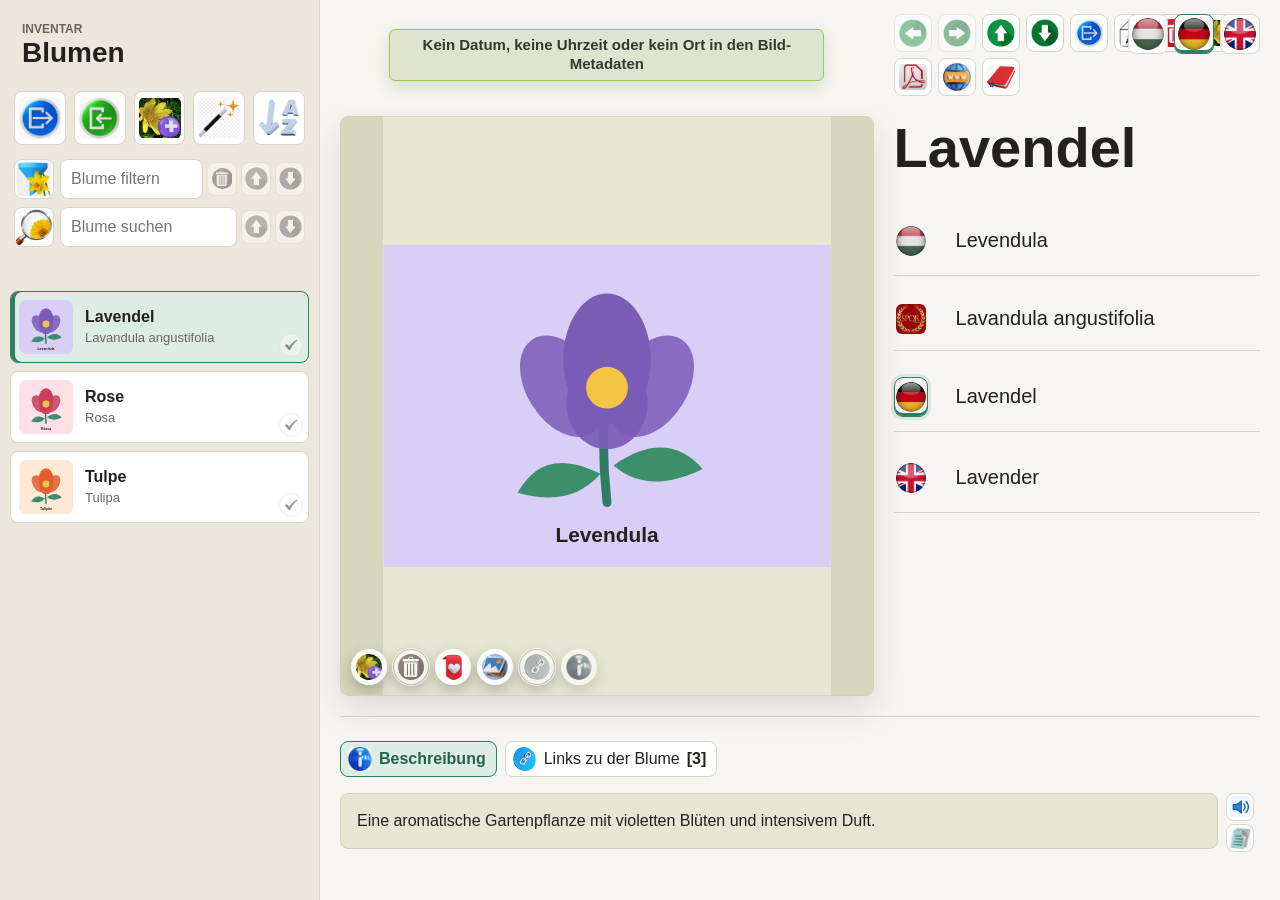
<file: index.html>
<!doctype html>
<html lang="de">
<head>
  <meta charset="utf-8">
  <meta name="viewport" content="width=device-width, initial-scale=1">
  <title>Blumen-Inventar</title>
  <link rel="icon" type="image/png" href="favicon.png">
  <link rel="stylesheet" href="styles.css?v=20260625-13">
</head>
<body>
  <div class="app-shell">
    <aside class="sidebar" aria-label="Blumenliste" data-i18n-attr="aria-label:flowerListLabel">
      <div class="sidebar-header">
        <div>
          <p class="eyebrow" data-i18n="inventory">Inventar</p>
          <h1 data-i18n="flowers">Blumen</h1>
        </div>
      </div>

      <div class="toolbar">
        <button id="exportButton" class="toolbar-icon-button" type="button" title="Exportieren" aria-label="Exportieren" data-i18n-attr="title:export;aria-label:export"><img src="icon-export.png" alt=""><span class="visually-hidden" data-i18n="export">Exportieren</span></button>
        <button id="importButton" class="toolbar-icon-button" type="button" title="Importieren" aria-label="Importieren" data-i18n-attr="title:import;aria-label:import"><img src="icon-import.png" alt=""><span class="visually-hidden" data-i18n="import">Importieren</span></button>
        <button id="addFlowerButton" class="toolbar-icon-button" type="button" title="Neue Blume" aria-label="Neue Blume" data-i18n-attr="title:newFlower;aria-label:newFlower"><img src="icon-add.png" alt=""><span class="visually-hidden" data-i18n="newFlower">Neue Blume</span></button>
        <button id="createOnlineFlowerButton" class="toolbar-icon-button" type="button" title="Blume aus dem Internet erstellen" aria-label="Blume aus dem Internet erstellen" data-i18n-attr="title:createOnlineFlower;aria-label:createOnlineFlower"><img src="icon-internet-create.png" alt=""><span class="visually-hidden" data-i18n="createOnlineFlower">Blume aus dem Internet erstellen</span></button>
        <button id="sortFlowersButton" class="toolbar-icon-button" type="button" title="Sortieren A-Z" aria-label="Sortieren A-Z"><img id="sortFlowersIcon" src="icon-sort-az.png" alt=""><span class="visually-hidden" id="sortFlowersLabel">Sortieren A-Z</span></button>
        <input id="importFileInput" type="file" accept="application/json,application/zip,application/x-zip-compressed,.json,.zip" hidden>
      </div>

      <form id="searchForm" class="search-form" role="search">
        <label class="visually-hidden" for="filterInput" data-i18n="filterFlower">Blume filtern</label>
        <div class="search-input-row filter-input-row">
          <div class="search-field-row">
            <span class="search-side-icon" aria-hidden="true"><img src="icon-filter.png" alt=""></span>
            <div class="search-input-wrap">
              <input id="filterInput" type="text" placeholder="Blume filtern" autocomplete="off" data-i18n-attr="placeholder:filterPlaceholder">
            </div>
          </div>
          <button id="clearFilterButton" class="search-step-button filter-clear-step-button" type="button" title="Filter löschen" aria-label="Filter löschen" data-i18n-attr="title:clearFilter;aria-label:clearFilter" disabled><img src="icon-delete.png" alt=""></button>
          <button id="filterPreviousButton" class="search-step-button" type="button" title="Vorherige gefilterte Blume" aria-label="Vorherige gefilterte Blume"><img src="icon-prev.png" alt=""></button>
          <button id="filterNextButton" class="search-step-button" type="button" title="Nächste gefilterte Blume" aria-label="Nächste gefilterte Blume"><img src="icon-next.png" alt=""></button>
        </div>
        <label class="visually-hidden" for="searchInput" data-i18n="searchFlower">Blume suchen</label>
        <div class="search-input-row">
          <div class="search-field-row">
            <button id="searchModeButton" class="search-side-icon search-mode-button" type="button" title="Überall suchen" aria-label="Suchmodus: Blumennamen. Zu überall suchen wechseln.">
              <img id="searchModeIcon" src="icon-search-flower-upload.png" alt="">
            </button>
            <div class="search-input-wrap">
              <input id="searchInput" type="search" placeholder="Blume suchen" autocomplete="off" data-i18n-attr="placeholder:searchPlaceholder">
              <button id="clearSearchButton" class="search-clear-button hidden" type="button" title="Suche löschen" aria-label="Suche löschen" data-i18n-attr="title:clearSearch;aria-label:clearSearch">×</button>
            </div>
          </div>
          <button id="searchPreviousButton" class="search-step-button" type="button" title="Vorheriger Treffer" aria-label="Vorheriger Treffer"><img src="icon-prev.png" alt=""></button>
          <button id="searchNextButton" class="search-step-button" type="button" title="Nächster Treffer" aria-label="Nächster Treffer"><img src="icon-next.png" alt=""></button>
        </div>
        <p id="searchMessage" class="search-message" role="status" aria-live="polite"></p>
      </form>

      <div id="flowerList" class="flower-list" role="listbox" aria-label="Gespeicherte Blumen" data-i18n-attr="aria-label:savedFlowers"></div>
    </aside>

    <main class="main-panel">
      <div class="main-toolbar">
        <div id="topDetailActions" class="sticky-detail-actions hidden"></div>
        <div id="formTopActions" class="sticky-form-actions hidden">
          <div class="form-actions form-top-actions detail-actions">
            <button id="formWebSearchButton" class="icon-action icon-only-action" type="button" title="Blume im Internet suchen" aria-label="Blume im Internet suchen" data-i18n-attr="title:searchFlowerOnline;aria-label:searchFlowerOnline"><img src="icon-web-search.png" alt=""><span class="visually-hidden" data-i18n="searchFlowerOnline">Blume im Internet suchen</span></button>
            <button class="icon-action icon-only-action" type="submit" form="flowerForm" title="Speichern" aria-label="Speichern" data-i18n-attr="title:save;aria-label:save"><img src="icon-save.png?v=20260625-2" alt=""><span class="visually-hidden" data-i18n="save">Speichern</span></button>
            <button id="cancelButton" class="icon-action icon-only-action" type="button" title="Abbrechen" aria-label="Abbrechen" data-i18n-attr="title:cancel;aria-label:cancel"><img src="icon-exit.png" alt=""><span class="visually-hidden" data-i18n="cancel">Abbrechen</span></button>
          </div>
        </div>
        <div class="language-switcher" aria-label="Sprache wählen" data-i18n-attr="aria-label:chooseLanguage">
          <button type="button" data-lang="hu" title="Magyar" aria-label="Magyar"><img src="flag-hu.png" alt=""></button>
          <button type="button" data-lang="de" title="Deutsch" aria-label="Deutsch"><img src="flag-de.png" alt=""></button>
          <button type="button" data-lang="en" title="English" aria-label="English"><img src="flag-en.png" alt=""></button>
        </div>
      </div>

      <section id="detailView" class="detail-view" aria-live="polite"></section>

      <form id="flowerForm" class="flower-form hidden" novalidate>
        <div class="form-header">
          <div>
            <p class="eyebrow" id="formModeLabel">Neue Blume</p>
            <h2 data-i18n="flowerData">Blumendaten</h2>
          </div>
        </div>

        <div class="form-grid">
          <section class="image-editor" aria-label="Bild" data-i18n-attr="aria-label:image">
            <div id="imagePreview" class="image-preview empty">
              <span data-i18n="selectImageDrop">Bild auswählen / Drag & Drop</span>
              <input id="imageInput" type="file" accept="image/*" multiple>
            </div>
          </section>

          <section class="fields" aria-label="Namen" data-i18n-attr="aria-label:names">
            <label>
              <button class="field-icon-label language-field-label" type="button" data-name-lang="hu" title="Ungarischer Name" aria-label="Ungarischer Name" data-i18n-attr="title:magyarName;aria-label:magyarName"><img src="flag-hu.png" alt=""><span aria-hidden="true">*</span></button>
              <input id="nameHu" type="text" autocomplete="off" required>
            </label>
            <label>
              <span class="field-icon-label" title="Latein Name" aria-label="Latein Name" data-i18n-attr="title:latinName;aria-label:latinName"><img src="icon-latin.png" alt=""></span>
              <input id="nameLa" type="text" autocomplete="off">
            </label>
            <p id="autoFillStatus" class="autofill-status" role="status" aria-live="polite"></p>
            <label>
              <button class="field-icon-label language-field-label" type="button" data-name-lang="de" title="Deutscher Name" aria-label="Deutscher Name" data-i18n-attr="title:germanName;aria-label:germanName"><img src="flag-de.png" alt=""></button>
              <input id="nameDe" type="text" autocomplete="off">
            </label>
            <label>
              <button class="field-icon-label language-field-label" type="button" data-name-lang="en" title="English Name" aria-label="English Name" data-i18n-attr="title:englishName;aria-label:englishName"><img src="flag-en.png" alt=""></button>
              <input id="nameEn" type="text" autocomplete="off">
            </label>
            <p id="formError" class="form-error" role="alert"></p>
          </section>
          <section class="full-width-editor">
            <div class="field-block">
              <span class="field-icon-label description-field-label" title="Beschreibung" aria-label="Beschreibung" data-i18n-attr="title:descriptionTitle;aria-label:descriptionTitle"><span class="description-language-tabs description-title-flags" aria-label="Beschreibungssprache wählen" data-i18n-attr="aria-label:chooseDescriptionLanguage"><button type="button" data-description-lang="hu" title="Magyar" aria-label="Magyar"><img src="flag-hu.png" alt=""></button><button type="button" data-description-lang="de" title="Deutsch" aria-label="Deutsch"><img src="flag-de.png" alt=""></button><button type="button" data-description-lang="en" title="English" aria-label="English"><img src="flag-en.png" alt=""></button></span><span data-i18n="descriptionTitle">Beschreibung</span><button id="generateDescriptionButton" class="description-generate-button" type="button" title="Beschreibung mit ChatGPT erstellen" aria-label="Beschreibung mit ChatGPT erstellen" data-i18n-attr="title:generateDescription;aria-label:generateDescription"><img src="icon-generate-description.png" alt=""></button></span>
              <div class="rich-editor">
                <span class="editor-toolbar" aria-label="Leírás formatieren" data-i18n-attr="aria-label:formatDescription">
                  <label class="editor-select-control">
                    <span data-i18n="fontFamily">Schriftart</span>
                    <select id="descriptionFontFamilySelect" aria-label="Schriftart" data-i18n-attr="aria-label:fontFamily">
                      <option value="" data-i18n="fontFamilyDefault">Standard</option>
                      <option value="Segoe UI">Segoe UI</option>
                      <option value="Arial">Arial</option>
                      <option value="Georgia">Georgia</option>
                      <option value="Times New Roman">Times New Roman</option>
                      <option value="Courier New">Courier New</option>
                      <option value="Verdana">Verdana</option>
                    </select>
                  </label>
                  <label class="editor-select-control">
                    <span data-i18n="fontSize">Schriftgröße</span>
                    <select id="descriptionFontSizeSelect" aria-label="Schriftgröße" data-i18n-attr="aria-label:fontSize">
                      <option value="" data-i18n="fontSizeDefault">Normal</option>
                      <option value="2">14 px</option>
                      <option value="3">16 px</option>
                      <option value="4">20 px</option>
                      <option value="5">24 px</option>
                      <option value="6">32 px</option>
                    </select>
                  </label>
                  <button type="button" data-command="bold" title="Fett" data-i18n-attr="title:bold"><strong>B</strong></button>
                  <button type="button" data-command="italic" title="Kursiv" data-i18n-attr="title:italic"><em>I</em></button>
                  <button type="button" data-command="underline" title="Unterstrichen" data-i18n-attr="title:underline"><u>U</u></button>
                  <button type="button" data-command="insertUnorderedList" title="Liste" data-i18n="list" data-i18n-attr="title:list">Liste</button>
                  <button type="button" data-command="removeFormat" title="Formatierung entfernen" data-i18n="clearFormat" data-i18n-attr="title:clearFormat">Format löschen</button>
                  <label class="color-control editor-color-control">
                    <span data-i18n="textColor">Textfarbe</span>
                    <input id="descriptionColorInput" type="color" value="#2f7d62">
                  </label>
                  <span class="color-palette" aria-label="Textfarbe wählen" data-i18n-attr="aria-label:textColor">
                    <button type="button" data-editor-color="#22211d" title="Textfarbe" data-i18n-attr="title:textColor" style="--swatch:#22211d"></button>
                    <button type="button" data-editor-color="#2f7d62" title="Textfarbe" data-i18n-attr="title:textColor" style="--swatch:#2f7d62"></button>
                    <button type="button" data-editor-color="#b42318" title="Textfarbe" data-i18n-attr="title:textColor" style="--swatch:#b42318"></button>
                    <button type="button" data-editor-color="#175cd3" title="Textfarbe" data-i18n-attr="title:textColor" style="--swatch:#175cd3"></button>
                    <button type="button" data-editor-color="#7a2e0e" title="Textfarbe" data-i18n-attr="title:textColor" style="--swatch:#7a2e0e"></button>
                  </span>
                  <label class="color-control editor-color-control">
                    <span data-i18n="backgroundColor">Hintergrund</span>
                    <input id="descriptionBackgroundColorInput" type="color" value="#fff3bf">
                  </label>
                  <span class="color-palette" aria-label="Hintergrundfarbe wählen" data-i18n-attr="aria-label:backgroundColor">
                    <button type="button" data-editor-background="#fff3bf" title="Hintergrund" data-i18n-attr="title:backgroundColor" style="--swatch:#fff3bf"></button>
                    <button type="button" data-editor-background="#d3f9d8" title="Hintergrund" data-i18n-attr="title:backgroundColor" style="--swatch:#d3f9d8"></button>
                    <button type="button" data-editor-background="#d0ebff" title="Hintergrund" data-i18n-attr="title:backgroundColor" style="--swatch:#d0ebff"></button>
                    <button type="button" data-editor-background="#ffe3e3" title="Hintergrund" data-i18n-attr="title:backgroundColor" style="--swatch:#ffe3e3"></button>
                    <button type="button" data-editor-background="#ffffff" title="Hintergrund" data-i18n-attr="title:backgroundColor" style="--swatch:#ffffff"></button>
                  </span>
                </span>
                <div id="descriptionEditorList" class="description-editor-list"></div>
              </div>
            </div>
            <div class="field-block links-editor">
              <div class="links-editor-header">
                <span class="field-label" data-i18n="linksAddTitle">Links zu der Blume hinzufügen</span>
                <span class="links-add-type-group">
                  <button class="links-add-button" type="button" data-link-add-type="info" title="Info-Link in aktueller Sprache hinzufügen" aria-label="Info-Link in aktueller Sprache hinzufügen" data-i18n-attr="title:addInfoLink;aria-label:addInfoLink"><img src="icon-web-search.png" alt=""><span class="visually-hidden" data-i18n="addInfoLink">Info-Link hinzufügen</span></button>
                  <button class="links-add-button" type="button" data-link-add-type="image" title="Bild-Link in aktueller Sprache hinzufügen" aria-label="Bild-Link in aktueller Sprache hinzufügen" data-i18n-attr="title:addImageLink;aria-label:addImageLink"><img src="icon-link-image.png" alt=""><span class="visually-hidden" data-i18n="addImageLink">Bild-Link hinzufügen</span></button>
                  <button class="links-add-button" type="button" data-link-add-type="video" title="Video-Link in aktueller Sprache hinzufügen" aria-label="Video-Link in aktueller Sprache hinzufügen" data-i18n-attr="title:addVideoLink;aria-label:addVideoLink"><img src="icon-link-video.png" alt=""><span class="visually-hidden" data-i18n="addVideoLink">Video-Link hinzufügen</span></button>
                </span>
              </div>
              <div id="linksEditorList" class="links-editor-list"></div>
            </div>
          </section>
        </div>
      </form>
    </main>
  </div>

  <script src="app.js?v=20260627-02"></script>
</body>
</html>
</file>
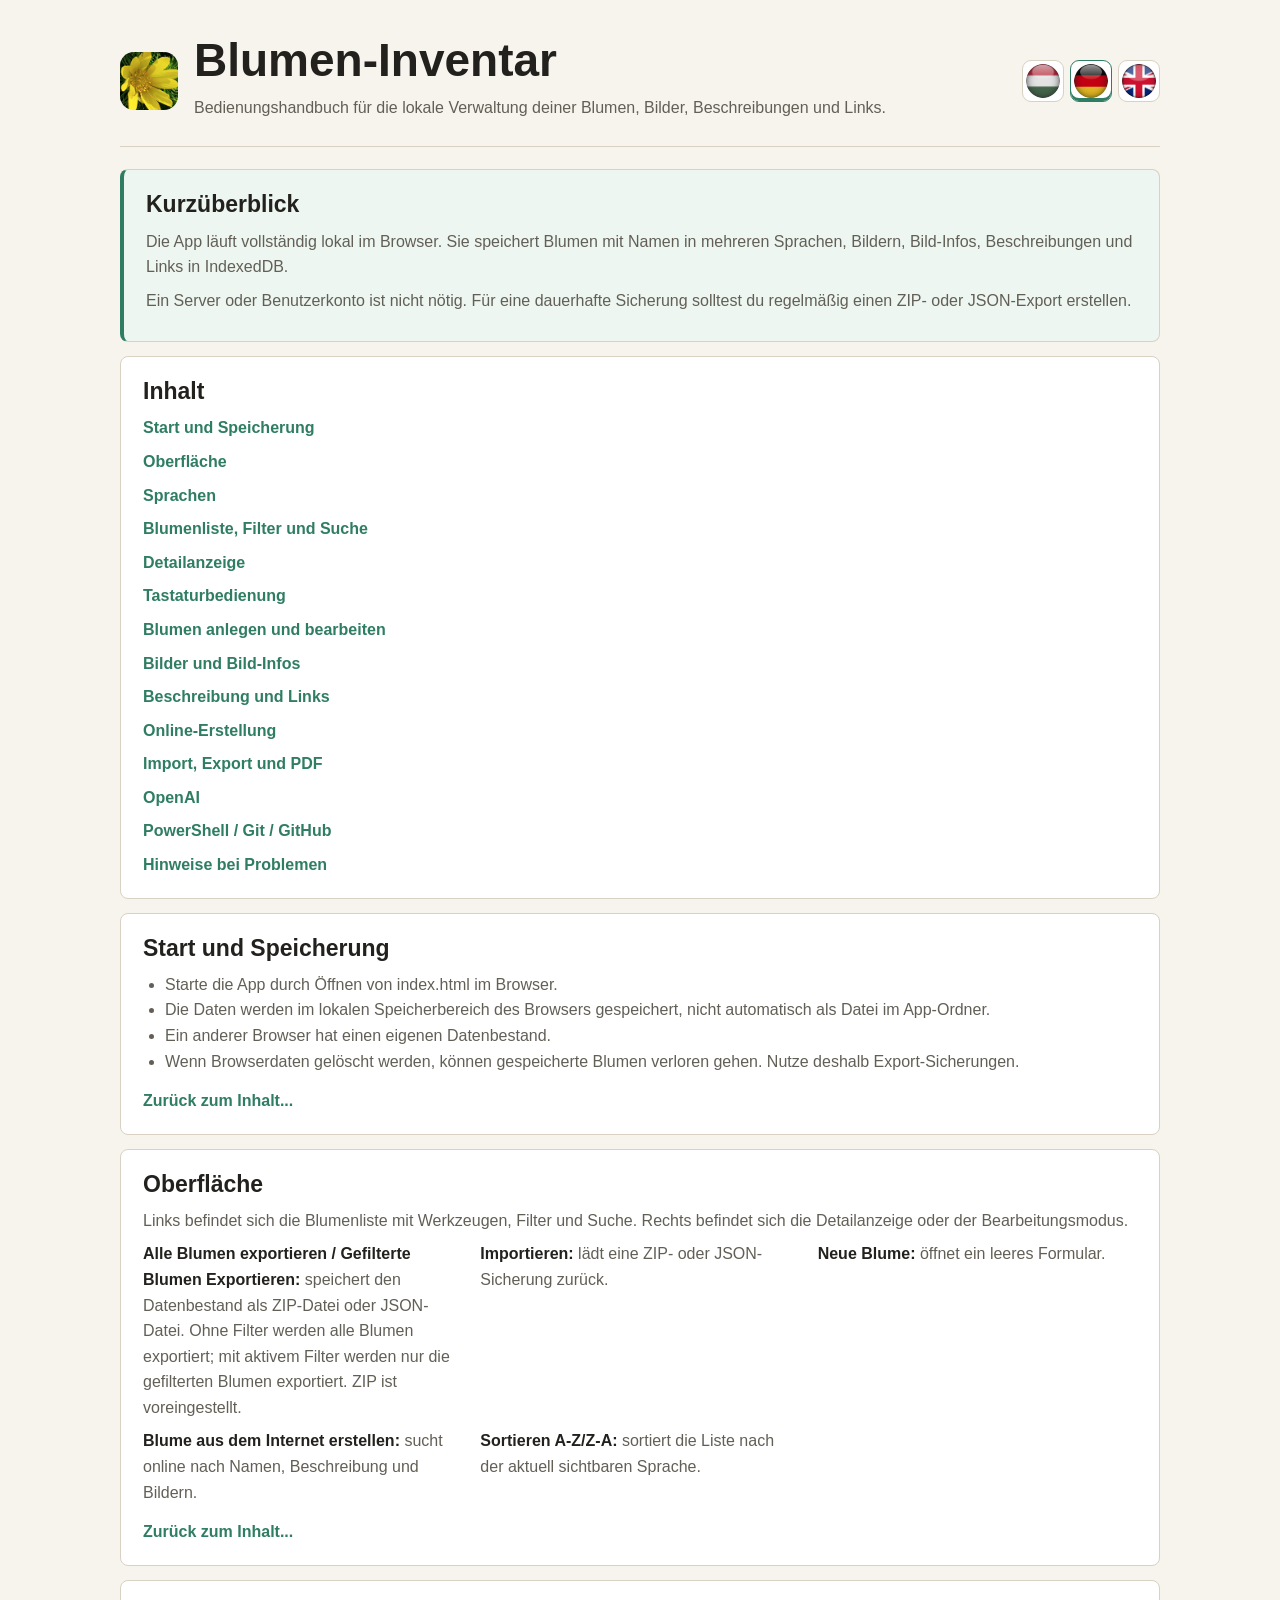
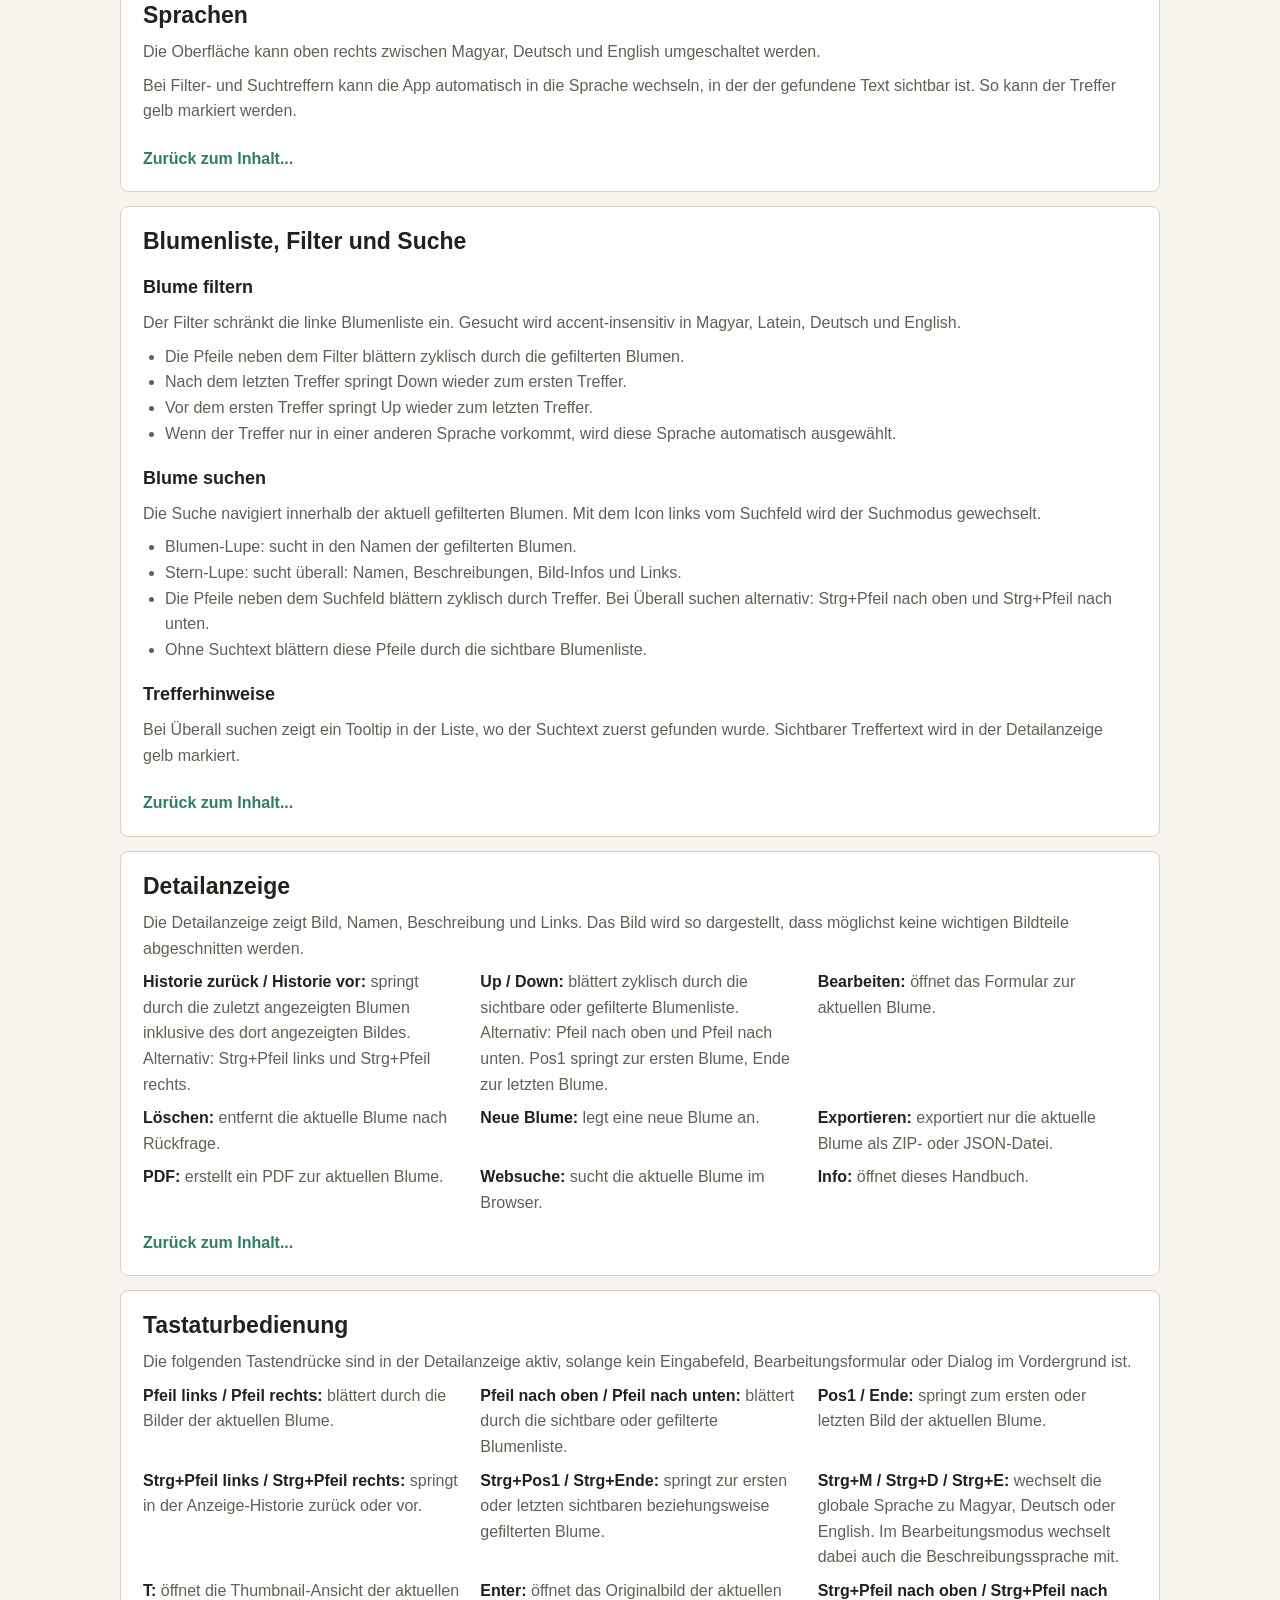
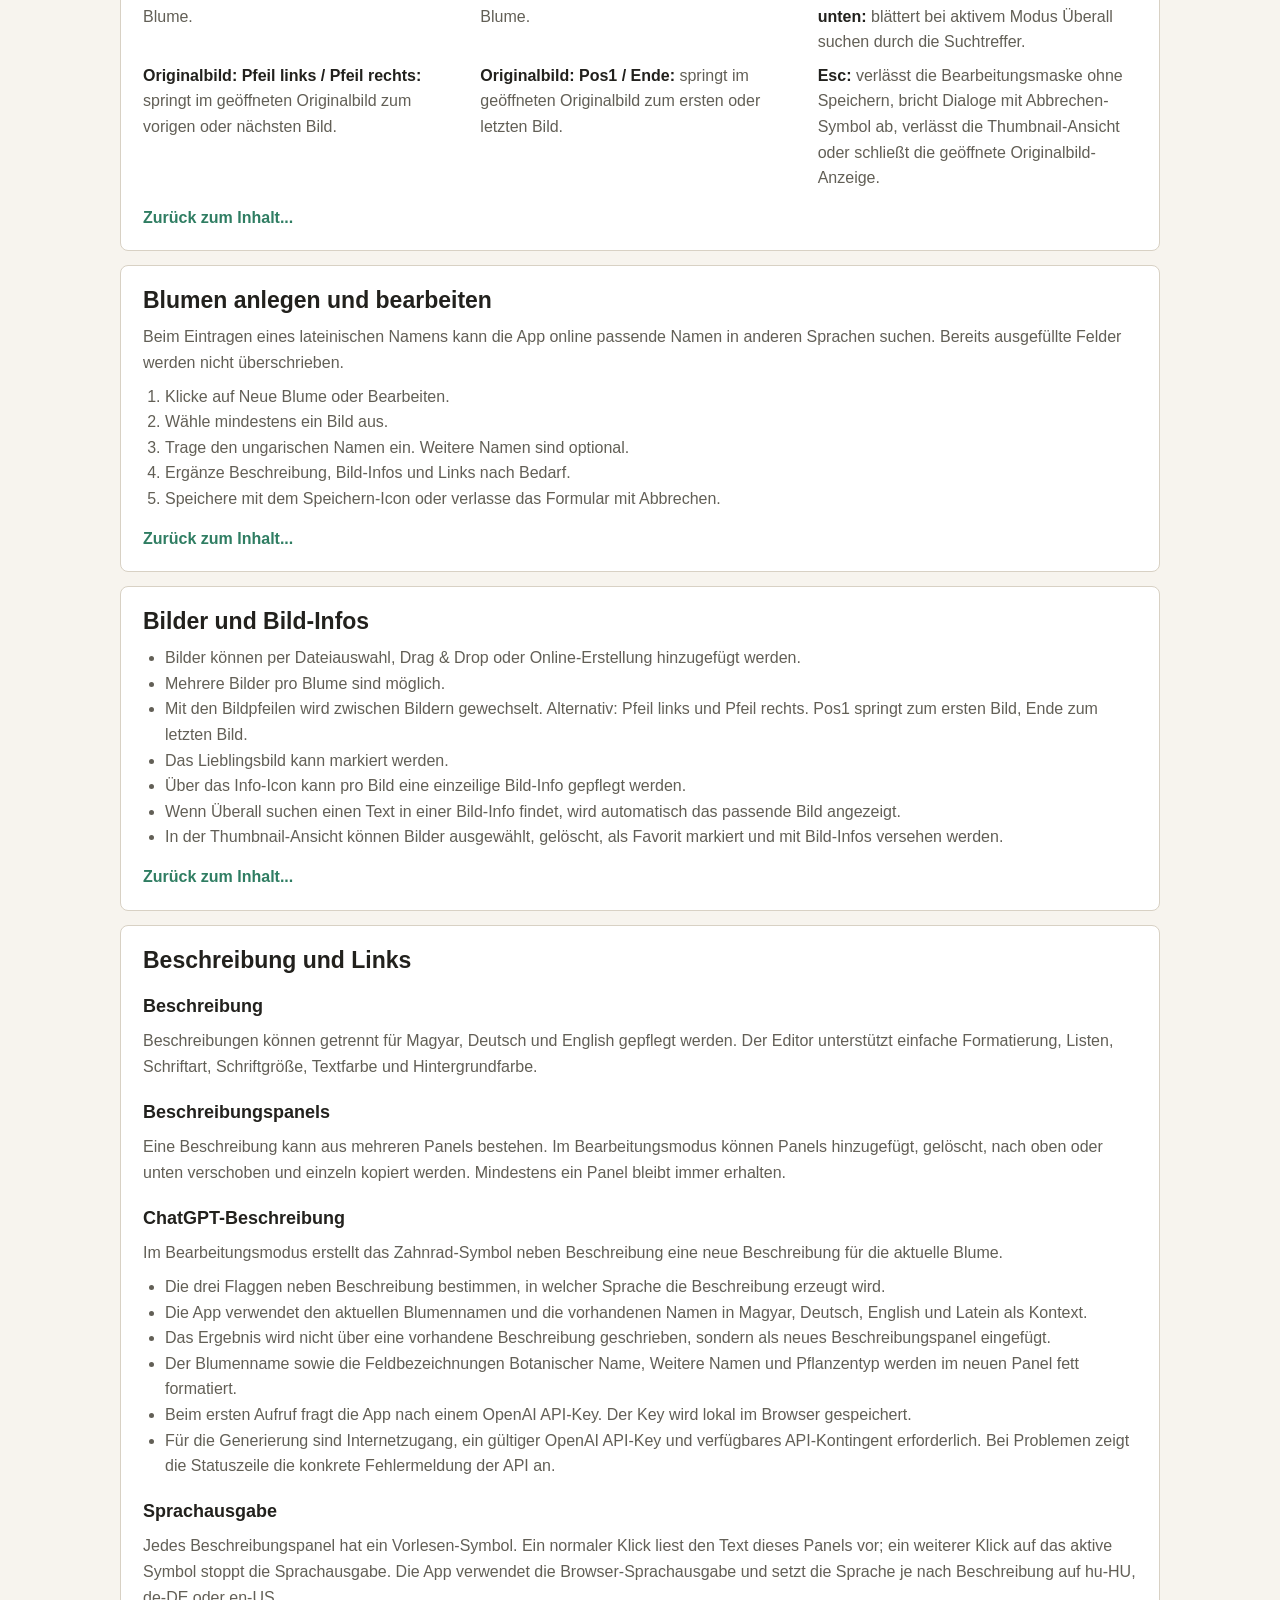
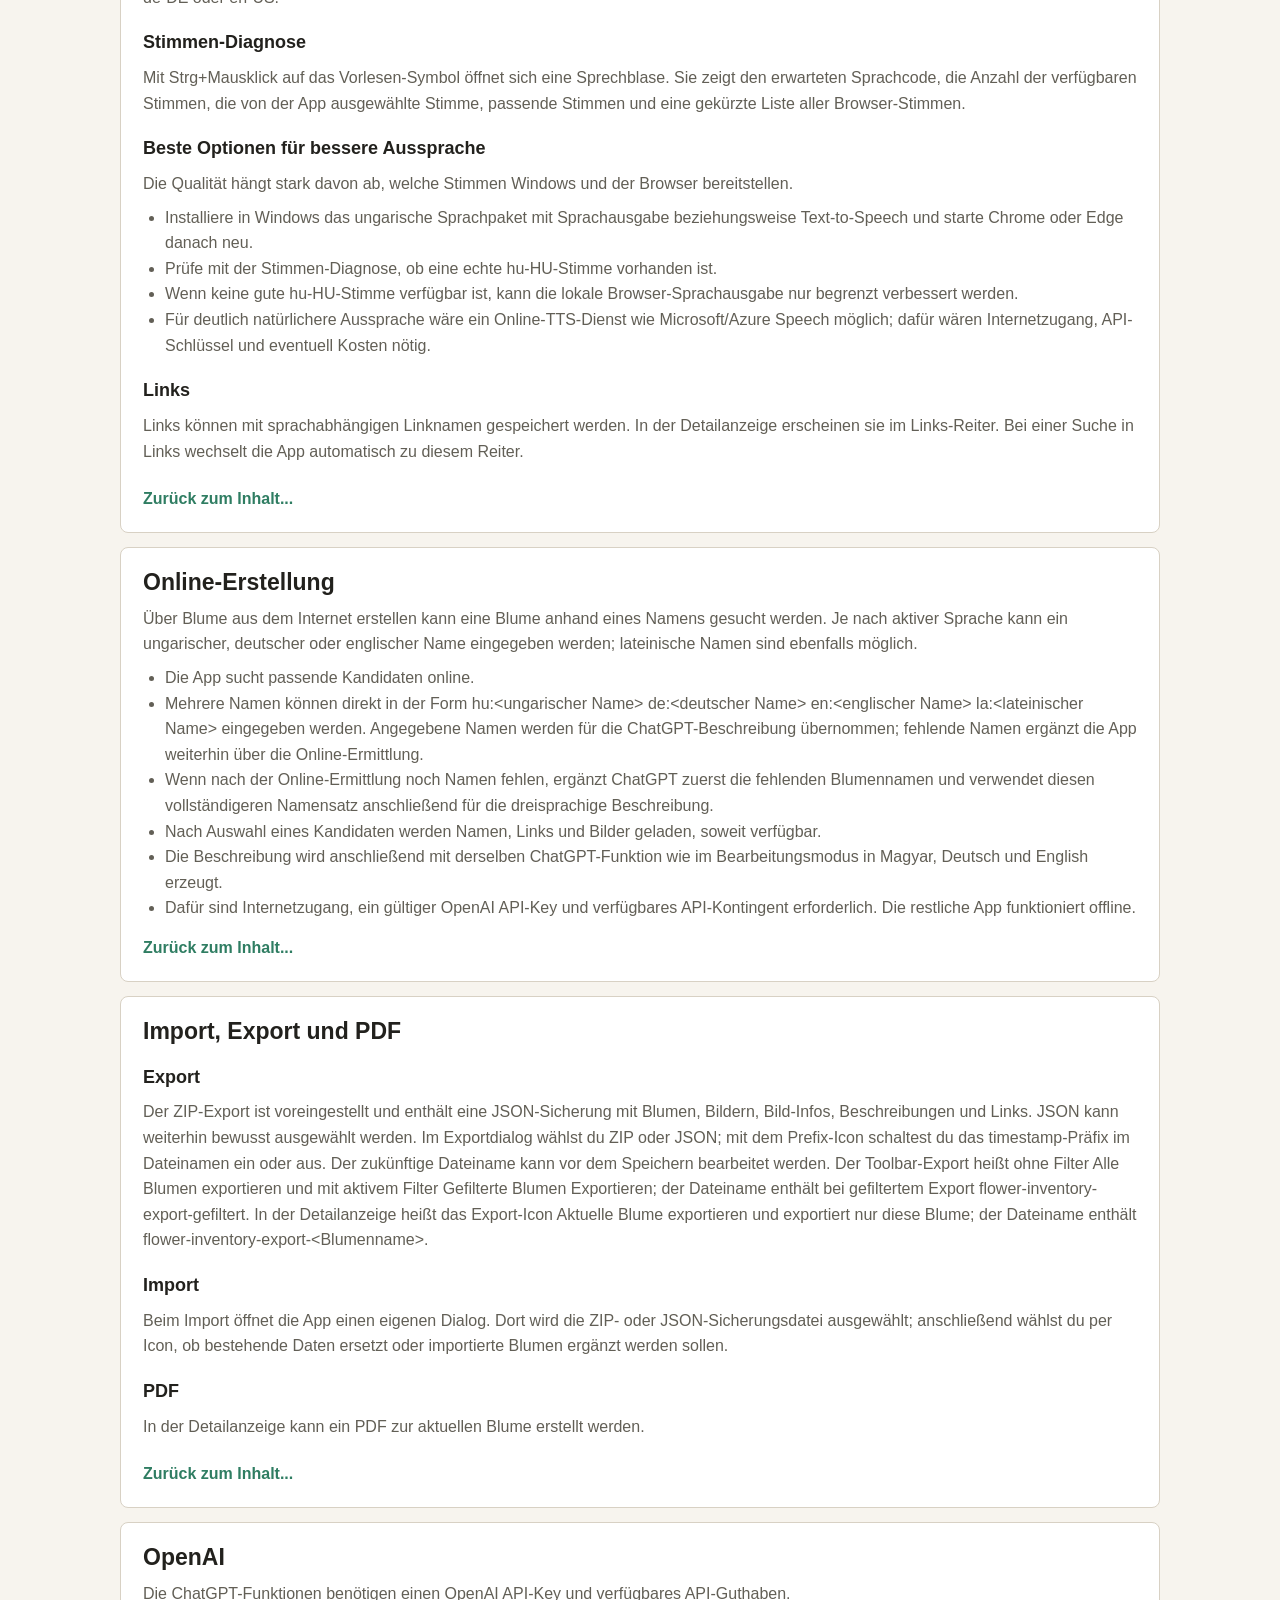
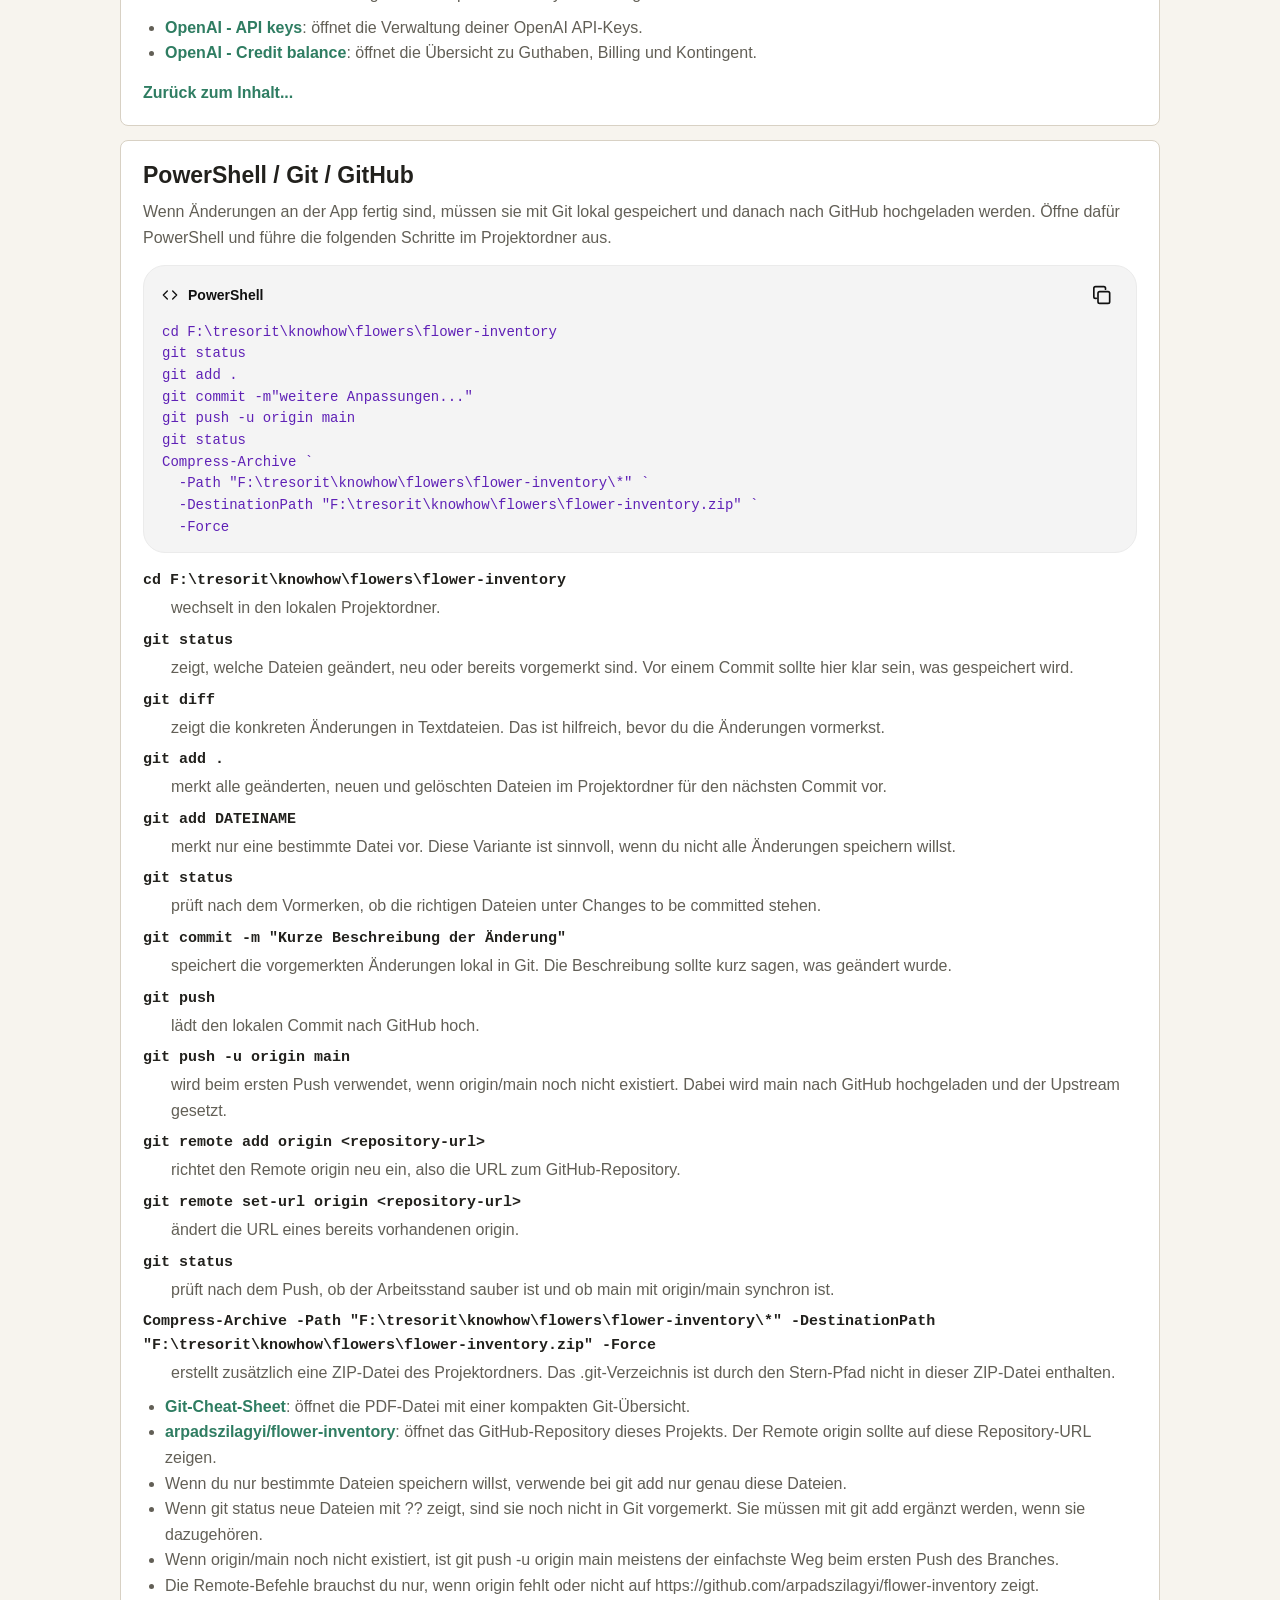
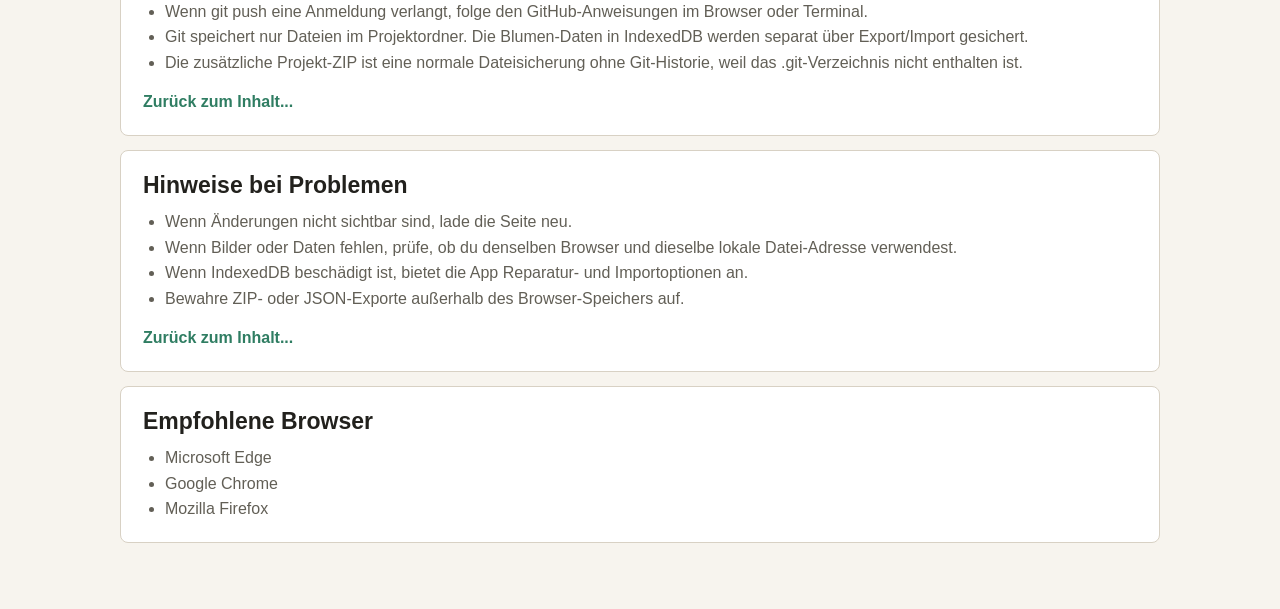
<file: app-info.html>
<!doctype html>
<html lang="de">
<head>
  <meta charset="utf-8">
  <meta name="viewport" content="width=device-width, initial-scale=1">
  <title>Bedienungshandbuch Blumen-Inventar</title>
  <link rel="icon" type="image/png" href="favicon.png">
  <style>
    :root {
      color-scheme: light;
      --text: #22211d;
      --muted: #625f56;
      --line: #d8d1c4;
      --accent: #2f7d62;
      --accent-soft: #edf6f1;
      --paper: #f7f4ee;
      --white: #ffffff;
    }

    * {
      box-sizing: border-box;
    }

    body {
      margin: 0;
      background: var(--paper);
      color: var(--text);
      font-family: "Segoe UI", Arial, sans-serif;
      line-height: 1.6;
    }

    main {
      width: min(1040px, calc(100% - 32px));
      margin: 0 auto;
      padding: 34px 0 52px;
    }

    header {
      display: flex;
      gap: 16px;
      align-items: center;
      justify-content: space-between;
      border-bottom: 1px solid var(--line);
      margin-bottom: 22px;
      padding-bottom: 18px;
    }

    .manual-title-group {
      display: flex;
      min-width: 0;
      align-items: center;
      gap: 16px;
    }

    .manual-title-group > img {
      width: 58px;
      height: 58px;
      border-radius: 14px;
      object-fit: cover;
    }

    .manual-language-switcher {
      display: inline-flex;
      flex: 0 0 auto;
      align-items: center;
      gap: 6px;
    }

    .manual-language-switcher button {
      display: inline-flex;
      width: 42px;
      height: 42px;
      align-items: center;
      justify-content: center;
      overflow: hidden;
      border: 1px solid var(--line);
      border-radius: 9px;
      background: var(--white);
      cursor: pointer;
      padding: 3px;
    }

    .manual-language-switcher button.active {
      border-color: var(--accent);
      box-shadow: inset 0 -3px 0 var(--accent);
    }

    .manual-language-switcher img {
      width: 100%;
      height: 100%;
      border-radius: 50%;
      object-fit: cover;
    }

    h1 {
      margin: 0;
      font-size: clamp(30px, 5vw, 46px);
      line-height: 1.15;
    }

    h2 {
      margin: 0 0 10px;
      font-size: 23px;
      line-height: 1.22;
    }

    h3 {
      margin: 18px 0 6px;
      font-size: 18px;
    }

    p,
    li {
      color: var(--muted);
      font-size: 16px;
    }

    p {
      margin: 8px 0;
    }

    ul,
    ol {
      margin: 8px 0 0;
      padding-left: 22px;
    }

    section {
      background: var(--white);
      border: 1px solid var(--line);
      border-radius: 8px;
      margin-bottom: 14px;
      padding: 20px 22px;
    }

    code {
      background: #eee8dc;
      border-radius: 5px;
      color: var(--text);
      padding: 2px 5px;
    }

    .copy-panel {
      margin: 14px 0 16px;
      overflow: hidden;
      background: #f4f4f4;
      border: 1px solid #ebebeb;
      border-radius: 22px;
      color: var(--text);
      padding: 14px 18px;
    }

    .copy-panel-header {
      display: flex;
      align-items: center;
      justify-content: space-between;
      gap: 12px;
      margin-bottom: 12px;
    }

    .copy-panel-title {
      display: inline-flex;
      align-items: center;
      gap: 10px;
      color: #111111;
      font-size: 14px;
      font-weight: 700;
      line-height: 1;
    }

    .copy-panel-title svg {
      width: 16px;
      height: 16px;
    }

    .copy-panel-button {
      display: inline-flex;
      align-items: center;
      justify-content: center;
      width: 30px;
      height: 30px;
      border: 0;
      border-radius: 8px;
      background: transparent;
      color: #111111;
      cursor: pointer;
      padding: 0;
    }

    .copy-panel-button:hover,
    .copy-panel-button:focus-visible {
      background: #e7e7e7;
      outline: none;
    }

    .copy-panel-button svg {
      width: 20px;
      height: 20px;
    }

    .copy-panel-button.copied {
      color: var(--accent);
    }

    .copy-panel pre {
      margin: 0;
      overflow-x: auto;
      background: transparent;
      white-space: pre;
    }

    .copy-panel code {
      display: block;
      background: transparent;
      border-radius: 0;
      color: #5f21b6;
      padding: 0;
      font-family: Consolas, "Courier New", monospace;
      font-size: 14px;
      line-height: 1.55;
    }

    .note {
      border-left: 4px solid var(--accent);
      background: var(--accent-soft);
    }

    .toc,
    .icon-list {
      display: grid;
      gap: 8px 18px;
      padding-left: 0;
      list-style: none;
    }

    .toc {
      grid-template-columns: 1fr;
    }

    .icon-list {
      grid-template-columns: repeat(auto-fit, minmax(260px, 1fr));
    }

    .toc a {
      color: var(--accent);
      font-weight: 700;
      text-decoration: none;
    }

    .toc a:hover,
    .toc a:focus-visible {
      text-decoration: underline;
    }

    .back-to-contents {
      display: inline-block;
      margin-top: 14px;
      color: var(--accent);
      font-weight: 700;
      text-decoration: none;
    }

    .back-to-contents:hover,
    .back-to-contents:focus-visible {
      text-decoration: underline;
    }

    .manual-link {
      color: var(--accent);
      font-weight: 700;
      text-decoration: none;
    }

    .manual-link:hover,
    .manual-link:focus-visible {
      text-decoration: underline;
    }

    .shortcut {
      font-weight: 700;
      color: var(--text);
    }

    .command-description-list {
      display: grid;
      gap: 8px;
      margin: 12px 0 0;
    }

    .command-description-list dt {
      color: var(--text);
      font-family: Consolas, "Courier New", monospace;
      font-size: 15px;
      font-weight: 700;
    }

    .command-description-list dd {
      margin: -6px 0 0 28px;
      color: var(--muted);
      font-size: 16px;
      white-space: pre-line;
    }

    @media (max-width: 620px) {
      header {
        align-items: flex-start;
        flex-direction: column;
      }

      .manual-language-switcher {
        align-self: flex-start;
      }
    }
  </style>
</head>
<body>
  <main id="manual"></main>

  <script>
    (function () {
      "use strict";

      var manuals = {
        de: {
          title: "Bedienungshandbuch Blumen-Inventar",
          appName: "Blumen-Inventar",
          lead: "Bedienungshandbuch für die lokale Verwaltung deiner Blumen, Bilder, Beschreibungen und Links.",
          quickTitle: "Kurzüberblick",
          quick: [
            "Die App läuft vollständig lokal im Browser. Sie speichert Blumen mit Namen in mehreren Sprachen, Bildern, Bild-Infos, Beschreibungen und Links in IndexedDB.",
            "Ein Server oder Benutzerkonto ist nicht nötig. Für eine dauerhafte Sicherung solltest du regelmäßig einen ZIP- oder JSON-Export erstellen."
          ],
          contents: "Inhalt",
          backToContents: "Zurück zum Inhalt...",
          sections: [
            {
              id: "start",
              title: "Start und Speicherung",
              bullets: [
                "Starte die App durch Öffnen von index.html im Browser.",
                "Die Daten werden im lokalen Speicherbereich des Browsers gespeichert, nicht automatisch als Datei im App-Ordner.",
                "Ein anderer Browser hat einen eigenen Datenbestand.",
                "Wenn Browserdaten gelöscht werden, können gespeicherte Blumen verloren gehen. Nutze deshalb Export-Sicherungen."
              ]
            },
            {
              id: "oberflaeche",
              title: "Oberfläche",
              paragraphs: [
                "Links befindet sich die Blumenliste mit Werkzeugen, Filter und Suche. Rechts befindet sich die Detailanzeige oder der Bearbeitungsmodus."
              ],
              items: [
                ["Alle Blumen exportieren / Gefilterte Blumen Exportieren", "speichert den Datenbestand als ZIP-Datei oder JSON-Datei. Ohne Filter werden alle Blumen exportiert; mit aktivem Filter werden nur die gefilterten Blumen exportiert. ZIP ist voreingestellt."],
                ["Importieren", "lädt eine ZIP- oder JSON-Sicherung zurück."],
                ["Neue Blume", "öffnet ein leeres Formular."],
                ["Blume aus dem Internet erstellen", "sucht online nach Namen, Beschreibung und Bildern."],
                ["Sortieren A-Z/Z-A", "sortiert die Liste nach der aktuell sichtbaren Sprache."]
              ]
            },
            {
              id: "sprachen",
              title: "Sprachen",
              paragraphs: [
                "Die Oberfläche kann oben rechts zwischen Magyar, Deutsch und English umgeschaltet werden.",
                "Bei Filter- und Suchtreffern kann die App automatisch in die Sprache wechseln, in der der gefundene Text sichtbar ist. So kann der Treffer gelb markiert werden."
              ]
            },
            {
              id: "liste",
              title: "Blumenliste, Filter und Suche",
              blocks: [
                {
                  subtitle: "Blume filtern",
                  text: "Der Filter schränkt die linke Blumenliste ein. Gesucht wird accent-insensitiv in Magyar, Latein, Deutsch und English.",
                  bullets: [
                    "Die Pfeile neben dem Filter blättern zyklisch durch die gefilterten Blumen.",
                    "Nach dem letzten Treffer springt Down wieder zum ersten Treffer.",
                    "Vor dem ersten Treffer springt Up wieder zum letzten Treffer.",
                    "Wenn der Treffer nur in einer anderen Sprache vorkommt, wird diese Sprache automatisch ausgewählt."
                  ]
                },
                {
                  subtitle: "Blume suchen",
                  text: "Die Suche navigiert innerhalb der aktuell gefilterten Blumen. Mit dem Icon links vom Suchfeld wird der Suchmodus gewechselt.",
                  bullets: [
                    "Blumen-Lupe: sucht in den Namen der gefilterten Blumen.",
                    "Stern-Lupe: sucht überall: Namen, Beschreibungen, Bild-Infos und Links.",
                    "Die Pfeile neben dem Suchfeld blättern zyklisch durch Treffer. Bei Überall suchen alternativ: Strg+Pfeil nach oben und Strg+Pfeil nach unten.",
                    "Ohne Suchtext blättern diese Pfeile durch die sichtbare Blumenliste."
                  ]
                },
                {
                  subtitle: "Trefferhinweise",
                  text: "Bei Überall suchen zeigt ein Tooltip in der Liste, wo der Suchtext zuerst gefunden wurde. Sichtbarer Treffertext wird in der Detailanzeige gelb markiert."
                }
              ]
            },
            {
              id: "detail",
              title: "Detailanzeige",
              paragraphs: [
                "Die Detailanzeige zeigt Bild, Namen, Beschreibung und Links. Das Bild wird so dargestellt, dass möglichst keine wichtigen Bildteile abgeschnitten werden."
              ],
              items: [
                ["Historie zurück / Historie vor", "springt durch die zuletzt angezeigten Blumen inklusive des dort angezeigten Bildes. Alternativ: Strg+Pfeil links und Strg+Pfeil rechts."],
                ["Up / Down", "blättert zyklisch durch die sichtbare oder gefilterte Blumenliste. Alternativ: Pfeil nach oben und Pfeil nach unten. Pos1 springt zur ersten Blume, Ende zur letzten Blume."],
                ["Bearbeiten", "öffnet das Formular zur aktuellen Blume."],
                ["Löschen", "entfernt die aktuelle Blume nach Rückfrage."],
                ["Neue Blume", "legt eine neue Blume an."],
                ["Exportieren", "exportiert nur die aktuelle Blume als ZIP- oder JSON-Datei."],
                ["PDF", "erstellt ein PDF zur aktuellen Blume."],
                ["Websuche", "sucht die aktuelle Blume im Browser."],
                ["Info", "öffnet dieses Handbuch."]
              ]
            },
            {
              id: "tastatur",
              title: "Tastaturbedienung",
              paragraphs: [
                "Die folgenden Tastendrücke sind in der Detailanzeige aktiv, solange kein Eingabefeld, Bearbeitungsformular oder Dialog im Vordergrund ist."
              ],
              items: [
                ["Pfeil links / Pfeil rechts", "blättert durch die Bilder der aktuellen Blume."],
                ["Pfeil nach oben / Pfeil nach unten", "blättert durch die sichtbare oder gefilterte Blumenliste."],
                ["Pos1 / Ende", "springt zum ersten oder letzten Bild der aktuellen Blume."],
                ["Strg+Pfeil links / Strg+Pfeil rechts", "springt in der Anzeige-Historie zurück oder vor."],
                ["Strg+Pos1 / Strg+Ende", "springt zur ersten oder letzten sichtbaren beziehungsweise gefilterten Blume."],
                ["Strg+M / Strg+D / Strg+E", "wechselt die globale Sprache zu Magyar, Deutsch oder English. Im Bearbeitungsmodus wechselt dabei auch die Beschreibungssprache mit."],
                ["T", "öffnet die Thumbnail-Ansicht der aktuellen Blume."],
                ["Enter", "öffnet das Originalbild der aktuellen Blume."],
                ["Strg+Pfeil nach oben / Strg+Pfeil nach unten", "blättert bei aktivem Modus Überall suchen durch die Suchtreffer."],
                ["Originalbild: Pfeil links / Pfeil rechts", "springt im geöffneten Originalbild zum vorigen oder nächsten Bild."],
                ["Originalbild: Pos1 / Ende", "springt im geöffneten Originalbild zum ersten oder letzten Bild."],
                ["Esc", "verlässt die Bearbeitungsmaske ohne Speichern, bricht Dialoge mit Abbrechen-Symbol ab, verlässt die Thumbnail-Ansicht oder schließt die geöffnete Originalbild-Anzeige."]
              ]
            },
            {
              id: "bearbeiten",
              title: "Blumen anlegen und bearbeiten",
              ordered: [
                "Klicke auf Neue Blume oder Bearbeiten.",
                "Wähle mindestens ein Bild aus.",
                "Trage den ungarischen Namen ein. Weitere Namen sind optional.",
                "Ergänze Beschreibung, Bild-Infos und Links nach Bedarf.",
                "Speichere mit dem Speichern-Icon oder verlasse das Formular mit Abbrechen."
              ],
              paragraphs: [
                "Beim Eintragen eines lateinischen Namens kann die App online passende Namen in anderen Sprachen suchen. Bereits ausgefüllte Felder werden nicht überschrieben."
              ]
            },
            {
              id: "bilder",
              title: "Bilder und Bild-Infos",
              bullets: [
                "Bilder können per Dateiauswahl, Drag & Drop oder Online-Erstellung hinzugefügt werden.",
                "Mehrere Bilder pro Blume sind möglich.",
                "Mit den Bildpfeilen wird zwischen Bildern gewechselt. Alternativ: Pfeil links und Pfeil rechts. Pos1 springt zum ersten Bild, Ende zum letzten Bild.",
                "Das Lieblingsbild kann markiert werden.",
                "Über das Info-Icon kann pro Bild eine einzeilige Bild-Info gepflegt werden.",
                "Wenn Überall suchen einen Text in einer Bild-Info findet, wird automatisch das passende Bild angezeigt.",
                "In der Thumbnail-Ansicht können Bilder ausgewählt, gelöscht, als Favorit markiert und mit Bild-Infos versehen werden."
              ]
            },
            {
              id: "beschreibung",
              title: "Beschreibung und Links",
              blocks: [
                {
                  subtitle: "Beschreibung",
                  text: "Beschreibungen können getrennt für Magyar, Deutsch und English gepflegt werden. Der Editor unterstützt einfache Formatierung, Listen, Schriftart, Schriftgröße, Textfarbe und Hintergrundfarbe."
                },
                {
                  subtitle: "Beschreibungspanels",
                  text: "Eine Beschreibung kann aus mehreren Panels bestehen. Im Bearbeitungsmodus können Panels hinzugefügt, gelöscht, nach oben oder unten verschoben und einzeln kopiert werden. Mindestens ein Panel bleibt immer erhalten."
                },
                {
                  subtitle: "ChatGPT-Beschreibung",
                  text: "Im Bearbeitungsmodus erstellt das Zahnrad-Symbol neben Beschreibung eine neue Beschreibung für die aktuelle Blume.",
                  bullets: [
                    "Die drei Flaggen neben Beschreibung bestimmen, in welcher Sprache die Beschreibung erzeugt wird.",
                    "Die App verwendet den aktuellen Blumennamen und die vorhandenen Namen in Magyar, Deutsch, English und Latein als Kontext.",
                    "Das Ergebnis wird nicht über eine vorhandene Beschreibung geschrieben, sondern als neues Beschreibungspanel eingefügt.",
                    "Der Blumenname sowie die Feldbezeichnungen Botanischer Name, Weitere Namen und Pflanzentyp werden im neuen Panel fett formatiert.",
                    "Beim ersten Aufruf fragt die App nach einem OpenAI API-Key. Der Key wird lokal im Browser gespeichert.",
                    "Für die Generierung sind Internetzugang, ein gültiger OpenAI API-Key und verfügbares API-Kontingent erforderlich. Bei Problemen zeigt die Statuszeile die konkrete Fehlermeldung der API an."
                  ]
                },
                {
                  subtitle: "Sprachausgabe",
                  text: "Jedes Beschreibungspanel hat ein Vorlesen-Symbol. Ein normaler Klick liest den Text dieses Panels vor; ein weiterer Klick auf das aktive Symbol stoppt die Sprachausgabe. Die App verwendet die Browser-Sprachausgabe und setzt die Sprache je nach Beschreibung auf hu-HU, de-DE oder en-US."
                },
                {
                  subtitle: "Stimmen-Diagnose",
                  text: "Mit Strg+Mausklick auf das Vorlesen-Symbol öffnet sich eine Sprechblase. Sie zeigt den erwarteten Sprachcode, die Anzahl der verfügbaren Stimmen, die von der App ausgewählte Stimme, passende Stimmen und eine gekürzte Liste aller Browser-Stimmen."
                },
                {
                  subtitle: "Beste Optionen für bessere Aussprache",
                  text: "Die Qualität hängt stark davon ab, welche Stimmen Windows und der Browser bereitstellen.",
                  bullets: [
                    "Installiere in Windows das ungarische Sprachpaket mit Sprachausgabe beziehungsweise Text-to-Speech und starte Chrome oder Edge danach neu.",
                    "Prüfe mit der Stimmen-Diagnose, ob eine echte hu-HU-Stimme vorhanden ist.",
                    "Wenn keine gute hu-HU-Stimme verfügbar ist, kann die lokale Browser-Sprachausgabe nur begrenzt verbessert werden.",
                    "Für deutlich natürlichere Aussprache wäre ein Online-TTS-Dienst wie Microsoft/Azure Speech möglich; dafür wären Internetzugang, API-Schlüssel und eventuell Kosten nötig."
                  ]
                },
                {
                  subtitle: "Links",
                  text: "Links können mit sprachabhängigen Linknamen gespeichert werden. In der Detailanzeige erscheinen sie im Links-Reiter. Bei einer Suche in Links wechselt die App automatisch zu diesem Reiter."
                }
              ]
            },
            {
              id: "online",
              title: "Online-Erstellung",
              paragraphs: [
                "Über Blume aus dem Internet erstellen kann eine Blume anhand eines Namens gesucht werden. Je nach aktiver Sprache kann ein ungarischer, deutscher oder englischer Name eingegeben werden; lateinische Namen sind ebenfalls möglich."
              ],
              bullets: [
                "Die App sucht passende Kandidaten online.",
                "Mehrere Namen können direkt in der Form hu:<ungarischer Name> de:<deutscher Name> en:<englischer Name> la:<lateinischer Name> eingegeben werden. Angegebene Namen werden für die ChatGPT-Beschreibung übernommen; fehlende Namen ergänzt die App weiterhin über die Online-Ermittlung.",
                "Wenn nach der Online-Ermittlung noch Namen fehlen, ergänzt ChatGPT zuerst die fehlenden Blumennamen und verwendet diesen vollständigeren Namensatz anschließend für die dreisprachige Beschreibung.",
                "Nach Auswahl eines Kandidaten werden Namen, Links und Bilder geladen, soweit verfügbar.",
                "Die Beschreibung wird anschließend mit derselben ChatGPT-Funktion wie im Bearbeitungsmodus in Magyar, Deutsch und English erzeugt.",
                "Dafür sind Internetzugang, ein gültiger OpenAI API-Key und verfügbares API-Kontingent erforderlich. Die restliche App funktioniert offline."
              ]
            },
            {
              id: "import-export",
              title: "Import, Export und PDF",
              blocks: [
                { subtitle: "Export", text: "Der ZIP-Export ist voreingestellt und enthält eine JSON-Sicherung mit Blumen, Bildern, Bild-Infos, Beschreibungen und Links. JSON kann weiterhin bewusst ausgewählt werden. Im Exportdialog wählst du ZIP oder JSON; mit dem Prefix-Icon schaltest du das timestamp-Präfix im Dateinamen ein oder aus. Der zukünftige Dateiname kann vor dem Speichern bearbeitet werden. Der Toolbar-Export heißt ohne Filter Alle Blumen exportieren und mit aktivem Filter Gefilterte Blumen Exportieren; der Dateiname enthält bei gefiltertem Export flower-inventory-export-gefiltert. In der Detailanzeige heißt das Export-Icon Aktuelle Blume exportieren und exportiert nur diese Blume; der Dateiname enthält flower-inventory-export-<Blumenname>." },
                { subtitle: "Import", text: "Beim Import öffnet die App einen eigenen Dialog. Dort wird die ZIP- oder JSON-Sicherungsdatei ausgewählt; anschließend wählst du per Icon, ob bestehende Daten ersetzt oder importierte Blumen ergänzt werden sollen." },
                { subtitle: "PDF", text: "In der Detailanzeige kann ein PDF zur aktuellen Blume erstellt werden." }
              ]
            },
            {
              id: "openai",
              title: "OpenAI",
              paragraphs: [
                "Die ChatGPT-Funktionen benötigen einen OpenAI API-Key und verfügbares API-Guthaben."
              ],
              bullets: [
                { linkText: "OpenAI - API keys", href: "https://platform.openai.com/settings/organization/api-keys", text: "öffnet die Verwaltung deiner OpenAI API-Keys." },
                { linkText: "OpenAI - Credit balance", href: "https://platform.openai.com/settings/organization/billing/overview", text: "öffnet die Übersicht zu Guthaben, Billing und Kontingent." }
              ]
            },
            {
              id: "powershell-git-github",
              title: "PowerShell / Git / GitHub",
              paragraphs: [
                "Wenn Änderungen an der App fertig sind, müssen sie mit Git lokal gespeichert und danach nach GitHub hochgeladen werden. Öffne dafür PowerShell und führe die folgenden Schritte im Projektordner aus."
              ],
              copyBlocks: [
                [
                  "cd F:\\tresorit\\knowhow\\flowers\\flower-inventory",
                  "git status",
                  "git add .",
                  "git commit -m\"weitere Anpassungen...\"",
                  "git push -u origin main",
                  "git status",
                  "Compress-Archive `",
                  "  -Path \"F:\\tresorit\\knowhow\\flowers\\flower-inventory\\*\" `",
                  "  -DestinationPath \"F:\\tresorit\\knowhow\\flowers\\flower-inventory.zip\" `",
                  "  -Force"
                ]
              ],
              items: [
                ["cd F:\\tresorit\\knowhow\\flowers\\flower-inventory", "wechselt in den lokalen Projektordner."],
                ["git status", "zeigt, welche Dateien geändert, neu oder bereits vorgemerkt sind. Vor einem Commit sollte hier klar sein, was gespeichert wird."],
                ["git diff", "zeigt die konkreten Änderungen in Textdateien. Das ist hilfreich, bevor du die Änderungen vormerkst."],
                ["git add .", "merkt alle geänderten, neuen und gelöschten Dateien im Projektordner für den nächsten Commit vor."],
                ["git add DATEINAME", "merkt nur eine bestimmte Datei vor. Diese Variante ist sinnvoll, wenn du nicht alle Änderungen speichern willst."],
                ["git status", "prüft nach dem Vormerken, ob die richtigen Dateien unter Changes to be committed stehen."],
                ["git commit -m \"Kurze Beschreibung der Änderung\"", "speichert die vorgemerkten Änderungen lokal in Git. Die Beschreibung sollte kurz sagen, was geändert wurde."],
                ["git push", "lädt den lokalen Commit nach GitHub hoch."],
                ["git push -u origin main", "wird beim ersten Push verwendet, wenn origin/main noch nicht existiert. Dabei wird main nach GitHub hochgeladen und der Upstream gesetzt."],
                ["git remote add origin <repository-url>", "richtet den Remote origin neu ein, also die URL zum GitHub-Repository."],
                ["git remote set-url origin <repository-url>", "ändert die URL eines bereits vorhandenen origin."],
                ["git status", "prüft nach dem Push, ob der Arbeitsstand sauber ist und ob main mit origin/main synchron ist."],
                ["Compress-Archive -Path \"F:\\tresorit\\knowhow\\flowers\\flower-inventory\\*\" -DestinationPath \"F:\\tresorit\\knowhow\\flowers\\flower-inventory.zip\" -Force", "erstellt zusätzlich eine ZIP-Datei des Projektordners. Das .git-Verzeichnis ist durch den Stern-Pfad nicht in dieser ZIP-Datei enthalten."]
              ],
              bullets: [
                { linkText: "Git-Cheat-Sheet", href: "git-cheat-sheet.pdf", text: "öffnet die PDF-Datei mit einer kompakten Git-Übersicht." },
                { linkText: "arpadszilagyi/flower-inventory", href: "https://github.com/arpadszilagyi/flower-inventory", text: "öffnet das GitHub-Repository dieses Projekts. Der Remote origin sollte auf diese Repository-URL zeigen." },
                "Wenn du nur bestimmte Dateien speichern willst, verwende bei git add nur genau diese Dateien.",
                "Wenn git status neue Dateien mit ?? zeigt, sind sie noch nicht in Git vorgemerkt. Sie müssen mit git add ergänzt werden, wenn sie dazugehören.",
                "Wenn origin/main noch nicht existiert, ist git push -u origin main meistens der einfachste Weg beim ersten Push des Branches.",
                "Die Remote-Befehle brauchst du nur, wenn origin fehlt oder nicht auf https://github.com/arpadszilagyi/flower-inventory zeigt.",
                "Wenn git push eine Anmeldung verlangt, folge den GitHub-Anweisungen im Browser oder Terminal.",
                "Git speichert nur Dateien im Projektordner. Die Blumen-Daten in IndexedDB werden separat über Export/Import gesichert.",
                "Die zusätzliche Projekt-ZIP ist eine normale Dateisicherung ohne Git-Historie, weil das .git-Verzeichnis nicht enthalten ist."
              ]
            },
            {
              id: "probleme",
              title: "Hinweise bei Problemen",
              bullets: [
                "Wenn Änderungen nicht sichtbar sind, lade die Seite neu.",
                "Wenn Bilder oder Daten fehlen, prüfe, ob du denselben Browser und dieselbe lokale Datei-Adresse verwendest.",
                "Wenn IndexedDB beschädigt ist, bietet die App Reparatur- und Importoptionen an.",
                "Bewahre ZIP- oder JSON-Exporte außerhalb des Browser-Speichers auf."
              ]
            }
          ],
          browserTitle: "Empfohlene Browser",
          browsers: ["Microsoft Edge", "Google Chrome", "Mozilla Firefox"]
        },
        en: {
          title: "Flower Inventory User Manual",
          appName: "Flower Inventory",
          lead: "User manual for managing your flowers, images, descriptions, and links locally.",
          quickTitle: "Quick Overview",
          quick: [
            "The app runs entirely in the browser. It stores flowers with multilingual names, images, image information, descriptions, and links in IndexedDB.",
            "No server or account is required. For durable backups, export a ZIP or JSON file regularly."
          ],
          contents: "Contents",
          backToContents: "Back to contents...",
          sections: [
            {
              id: "start",
              title: "Start And Storage",
              bullets: [
                "Open index.html in your browser to start the app.",
                "Data is stored in the browser's local storage area, not automatically as a file in the app folder.",
                "Each browser has its own separate data.",
                "If browser data is deleted, stored flowers can be lost. Use ZIP or JSON exports as backups."
              ]
            },
            {
              id: "oberflaeche",
              title: "Interface",
              paragraphs: ["The flower list, tools, filter, and search are on the left. The detail view or edit form is on the right."],
              items: [
                ["Export all flowers / Export filtered flowers", "saves the inventory as a ZIP or JSON file. Without a filter, all flowers are exported; with an active filter, only filtered flowers are exported. ZIP is the default."],
                ["Import", "loads a ZIP or JSON backup."],
                ["New flower", "opens an empty form."],
                ["Create flower from the internet", "searches online for names, description, and images."],
                ["Sort A-Z/Z-A", "sorts by the currently visible language."]
              ]
            },
            {
              id: "sprachen",
              title: "Languages",
              paragraphs: [
                "Use the flags in the upper right to switch between Magyar, Deutsch, and English.",
                "When a filter or search match is found in another language, the app can switch to that language so the visible text can be highlighted."
              ]
            },
            {
              id: "liste",
              title: "Flower List, Filter, And Search",
              blocks: [
                {
                  subtitle: "Filter flower",
                  text: "The filter narrows the left flower list. It searches accent-insensitively in Hungarian, Latin, German, and English names.",
                  bullets: [
                    "The arrows next to the filter cycle through filtered flowers.",
                    "Down after the last match returns to the first match.",
                    "Up before the first match returns to the last match.",
                    "If the match is only visible in another language, the app switches to that language."
                  ]
                },
                {
                  subtitle: "Search flower",
                  text: "Search navigates within the currently filtered flowers. Click the icon before the input to switch search mode.",
                  bullets: [
                    "Flower magnifier: searches in names.",
                    "Star magnifier: searches everywhere: names, descriptions, image information, and links.",
                    "The arrows next to search cycle through matches. In Search everywhere, keyboard alternative: Ctrl+up arrow and Ctrl+down arrow.",
                    "Without search text, these arrows move through the visible flower list."
                  ]
                },
                {
                  subtitle: "Match hints",
                  text: "Search everywhere shows a tooltip in the list with the first match location. Visible matching text is highlighted in yellow in the detail view."
                }
              ]
            },
            {
              id: "detail",
              title: "Detail View",
              paragraphs: ["The detail view shows image, names, description, and links. Images are shown so important fragments are less likely to be cropped."],
              items: [
                ["History back / history forward", "moves through recently viewed flowers including the image shown there. Keyboard alternative: Ctrl+left arrow and Ctrl+right arrow."],
                ["Up / Down", "cycles through the visible or filtered flower list. Keyboard alternative: up arrow and down arrow. Home jumps to the first flower, End to the last flower."],
                ["Edit", "opens the form for the current flower."],
                ["Delete", "removes the current flower after confirmation."],
                ["New flower", "creates a new flower."],
                ["Export", "exports only the current flower as a ZIP or JSON file."],
                ["PDF", "creates a PDF for the current flower."],
                ["Web search", "searches the current flower in the browser."],
                ["Info", "opens this manual."]
              ]
            },
            {
              id: "keyboard",
              title: "Keyboard Shortcuts",
              paragraphs: [
                "These shortcuts are active in the detail view while no input field, edit form, or dialog is in the foreground."
              ],
              items: [
                ["Left arrow / right arrow", "moves through the images of the current flower."],
                ["Up arrow / down arrow", "moves through the visible or filtered flower list."],
                ["Home / End", "jumps to the first or last image of the current flower."],
                ["Ctrl+left arrow / Ctrl+right arrow", "moves backward or forward in the detail history."],
                ["Ctrl+Home / Ctrl+End", "jumps to the first or last visible or filtered flower."],
                ["Ctrl+M / Ctrl+D / Ctrl+E", "switches the global language to Hungarian, German, or English. In edit mode, the description language follows this choice."],
                ["T", "opens the thumbnail view of the current flower."],
                ["Enter", "opens the original image of the current flower."],
                ["Ctrl+up arrow / Ctrl+down arrow", "moves through Search everywhere matches when that mode is active."],
                ["Original image: left arrow / right arrow", "moves to the previous or next image while the original-image view is open."],
                ["Original image: Home / End", "moves to the first or last image while the original-image view is open."],
                ["Esc", "leaves the edit form without saving, cancels dialogs with a cancel icon, leaves the thumbnail view, or closes the opened original-image view."]
              ]
            },
            {
              id: "bearbeiten",
              title: "Create And Edit Flowers",
              ordered: [
                "Click New flower or Edit.",
                "Choose at least one image.",
                "Enter the Hungarian name. Other names are optional.",
                "Add description, image information, and links as needed.",
                "Save with the save icon or leave with Cancel."
              ],
              paragraphs: ["When you enter a Latin name, the app can look up names in other languages online. Existing fields are not overwritten."]
            },
            {
              id: "bilder",
              title: "Images And Image Information",
              bullets: [
                "Images can be added by file picker, drag and drop, or online creation.",
                "A flower can have multiple images.",
                "Use the image arrows to switch between images. Keyboard alternative: left arrow and right arrow. Home jumps to the first image, End to the last image.",
                "Mark one image as the favorite.",
                "Use the info icon to enter one-line information for each image.",
                "If Search everywhere finds text in image information, the matching image is shown automatically.",
                "In thumbnail view you can select, delete, favorite, and edit image information."
              ]
            },
            {
              id: "beschreibung",
              title: "Description And Links",
              blocks: [
                { subtitle: "Description", text: "Descriptions can be edited separately for Hungarian, German, and English. The editor supports simple formatting, lists, font, size, text color, and background color." },
                { subtitle: "Description Panels", text: "A description can consist of several panels. In edit mode, panels can be added, deleted, moved up or down, and copied individually. At least one panel always remains." },
                {
                  subtitle: "ChatGPT Description",
                  text: "In edit mode, the gear icon next to Description creates a new description for the current flower.",
                  bullets: [
                    "The three flags next to Description choose the language for the generated description.",
                    "The app uses the current flower name and the existing Hungarian, German, English, and Latin names as context.",
                    "The result does not overwrite an existing description; it is inserted as a new description panel.",
                    "The flower name and the labels Botanical name, Other names, and Plant type are formatted in bold in the new panel.",
                    "On first use, the app asks for an OpenAI API key. The key is stored locally in the browser.",
                    "Generation requires internet access, a valid OpenAI API key, and available API quota. If something goes wrong, the status line shows the concrete API error."
                  ]
                },
                { subtitle: "Speech Output", text: "Each description panel has a read-aloud icon. A normal click reads that panel; another click on the active icon stops speech output. The app uses browser speech synthesis and sets the language to hu-HU, de-DE, or en-US depending on the description language." },
                { subtitle: "Voice Diagnostics", text: "Ctrl+mouse click on the read-aloud icon opens a speech bubble. It shows the expected language code, the number of available voices, the voice selected by the app, matching voices, and a shortened list of all browser voices." },
                {
                  subtitle: "Best Options For Better Pronunciation",
                  text: "Quality depends strongly on which voices Windows and the browser provide.",
                  bullets: [
                    "Install the Hungarian language pack with speech or text-to-speech support in Windows, then restart Chrome or Edge.",
                    "Use voice diagnostics to check whether a real hu-HU voice is available.",
                    "If no good hu-HU voice is available, local browser speech output can only be improved to a limited degree.",
                    "For much more natural pronunciation, an online TTS service such as Microsoft/Azure Speech would be possible; this requires internet access, an API key, and may involve costs."
                  ]
                },
                { subtitle: "Links", text: "Links can have language-specific names. They appear in the Links tab. If search finds a link, the app switches to that tab." }
              ]
            },
            {
              id: "online",
              title: "Online Creation",
              paragraphs: ["Create flower from the internet searches by flower name. Depending on the active language, you can enter a Hungarian, German, English, or Latin name."],
              bullets: [
                "The app searches for matching online candidates.",
                "Several names can be entered directly in the form hu:<Hungarian name> de:<German name> en:<English name> la:<Latin name>. Provided names are passed to the ChatGPT description; missing names are still filled through online lookup where possible.",
                "If names are still missing after online lookup, ChatGPT first completes the missing flower names and then uses the fuller name set for the trilingual description.",
                "After choosing a candidate, names, links, and images are loaded where available.",
                "The description is then generated in Hungarian, German, and English with the same ChatGPT function used in edit mode.",
                "This requires internet access, a valid OpenAI API key, and available API quota. The rest of the app works offline."
              ]
            },
            {
              id: "import-export",
              title: "Import, Export, And PDF",
              blocks: [
                { subtitle: "Export", text: "The ZIP export is the default and contains a JSON backup with flowers, images, image information, descriptions, and links. JSON can still be selected explicitly. In the export dialog you choose ZIP or JSON; the prefix icon turns the timestamp prefix in the file name on or off. The future file name can be edited before saving. The toolbar export is titled Export all flowers without a filter and Export filtered flowers with an active filter; filtered export file names contain flower-inventory-export-gefiltert. In the detail view, the export icon is titled Export current flower and exports only that flower; the file name contains flower-inventory-export-<flower-name>." },
                { subtitle: "Import", text: "Import opens an app dialog. Choose the ZIP or JSON backup file there, then use the icons to decide whether existing data should be replaced or imported flowers should be added." },
                { subtitle: "PDF", text: "The detail view can create a PDF for the current flower." }
              ]
            },
            {
              id: "openai",
              title: "OpenAI",
              paragraphs: [
                "The ChatGPT features require an OpenAI API key and available API credit."
              ],
              bullets: [
                { linkText: "OpenAI - API keys", href: "https://platform.openai.com/settings/organization/api-keys", text: "opens the management page for your OpenAI API keys." },
                { linkText: "OpenAI - Credit balance", href: "https://platform.openai.com/settings/organization/billing/overview", text: "opens the overview for credit, billing, and quota." }
              ]
            },
            {
              id: "powershell-git-github",
              title: "PowerShell / Git / GitHub",
              paragraphs: [
                "When changes to the app are finished, save them locally with Git and then upload them to GitHub. Open PowerShell and run these steps in the project folder."
              ],
              copyBlocks: [
                [
                  "cd F:\\tresorit\\knowhow\\flowers\\flower-inventory",
                  "git status",
                  "git add .",
                  "git commit -m\"weitere Anpassungen...\"",
                  "git push -u origin main",
                  "git status",
                  "Compress-Archive `",
                  "  -Path \"F:\\tresorit\\knowhow\\flowers\\flower-inventory\\*\" `",
                  "  -DestinationPath \"F:\\tresorit\\knowhow\\flowers\\flower-inventory.zip\" `",
                  "  -Force"
                ]
              ],
              items: [
                ["cd F:\\tresorit\\knowhow\\flowers\\flower-inventory", "changes to the local project folder."],
                ["git status", "shows which files are changed, new, deleted, or already staged. Before committing, check that the listed files make sense."],
                ["git diff", "shows the concrete text changes before staging them."],
                ["git add .", "stages all changed, new, and deleted files in the project folder for the next commit."],
                ["git add FILENAME", "stages only one specific file. Use this when you do not want to commit every change."],
                ["git status", "checks whether the right files are listed under Changes to be committed."],
                ["git commit -m \"Short description of the change\"", "saves the staged changes locally in Git."],
                ["git push", "uploads the local commit to GitHub."],
                ["git push -u origin main", "is used for the first push when origin/main does not exist yet. It uploads main to GitHub and sets the upstream."],
                ["git remote add origin <repository-url>", "adds the remote named origin, meaning the URL of the GitHub repository."],
                ["git remote set-url origin <repository-url>", "changes the URL of an existing origin remote."],
                ["git status", "checks after pushing whether the working tree is clean and main is synchronized with origin/main."],
                ["Compress-Archive -Path \"F:\\tresorit\\knowhow\\flowers\\flower-inventory\\*\" -DestinationPath \"F:\\tresorit\\knowhow\\flowers\\flower-inventory.zip\" -Force", "also creates a ZIP file of the project folder. The .git directory is not included in this ZIP file because the command uses the star path."]
              ],
              bullets: [
                { linkText: "Git-Cheat-Sheet", href: "git-cheat-sheet.pdf", text: "opens the PDF file with a compact Git overview." },
                { linkText: "arpadszilagyi/flower-inventory", href: "https://github.com/arpadszilagyi/flower-inventory", text: "opens this project's GitHub repository. The remote origin should point to this repository URL." },
                "Use git add . only when all current changes belong together.",
                "Files shown with ?? in git status are new and not staged yet.",
                "If origin/main does not exist yet, git push -u origin main is usually the simplest first push for the branch.",
                "Use the remote commands only when origin is missing or does not point to https://github.com/arpadszilagyi/flower-inventory.",
                "If git push asks for login, follow the GitHub instructions in the browser or terminal.",
                "Git stores files in the project folder. Flower data stored in IndexedDB is backed up separately with Export/Import.",
                "The additional project ZIP is a normal file backup without Git history, because the .git directory is not included."
              ]
            },
            {
              id: "probleme",
              title: "Troubleshooting",
              bullets: [
                "Reload the page if changes are not visible.",
                "If data or images are missing, check whether you use the same browser and same local file address.",
                "If IndexedDB is damaged, the app offers repair and import options.",
                "Keep ZIP or JSON exports outside browser storage."
              ]
            }
          ],
          browserTitle: "Recommended Browsers",
          browsers: ["Microsoft Edge", "Google Chrome", "Mozilla Firefox"]
        },
        hu: {
          title: "Virág leltár kezelési útmutató",
          appName: "Virág leltár",
          lead: "Kezelési útmutató a virágok, képek, leírások és linkek helyi kezeléséhez.",
          quickTitle: "Rövid áttekintés",
          quick: [
            "Az alkalmazás teljesen helyben, a böngészőben fut. A virágokat többnyelvű nevekkel, képekkel, képinformációkkal, leírásokkal és linkekkel IndexedDB-ben tárolja.",
            "Nincs szükség szerverre vagy felhasználói fiókra. Tartós biztonsági mentéshez rendszeresen készíts ZIP vagy JSON exportot."
          ],
          contents: "Tartalom",
          backToContents: "Vissza a tartalomhoz...",
          sections: [
            {
              id: "start",
              title: "Indítás és tárolás",
              bullets: [
                "Az alkalmazás indításához nyisd meg az index.html fájlt a böngészőben.",
                "Az adatok a böngésző helyi tárhelyén tárolódnak, nem automatikusan fájlként az alkalmazás mappájában.",
                "Másik böngésző külön adatállománnyal rendelkezik.",
                "Ha törlöd a böngésző adatait, a mentett virágok elveszhetnek. Használj ZIP vagy JSON exportot biztonsági mentésként."
              ]
            },
            {
              id: "oberflaeche",
              title: "Felület",
              paragraphs: ["Bal oldalon található a viráglista, az eszközök, a szűrő és a kereső. Jobb oldalon a részletes nézet vagy a szerkesztő űrlap látható."],
              items: [
                ["Összes virág exportálása / Szűrt virágok exportálása", "ZIP vagy JSON fájlba menti az adatállományt. Szűrés nélkül minden virágot exportál; aktív szűrésnél csak a szűrt virágokat. A ZIP az alapértelmezett."],
                ["Importálás", "visszatölt egy ZIP vagy JSON mentést."],
                ["Új virág", "üres űrlapot nyit."],
                ["Virág létrehozása az internetről", "online keres neveket, leírást és képeket."],
                ["Rendezés A-Z/Z-A", "az aktuálisan látható nyelv szerint rendezi a listát."]
              ]
            },
            {
              id: "sprachen",
              title: "Nyelvek",
              paragraphs: [
                "A jobb felső zászlókkal válthatsz Magyar, Deutsch és English között.",
                "Ha egy szűrési vagy keresési találat más nyelven látható, az alkalmazás át tud váltani arra a nyelvre, hogy a talált szöveg sárgán kiemelhető legyen."
              ]
            },
            {
              id: "liste",
              title: "Viráglista, szűrés és keresés",
              blocks: [
                {
                  subtitle: "Virág szűrése",
                  text: "A szűrő leszűkíti a bal oldali viráglistát. Ékezetfüggetlenül keres a magyar, latin, német és angol nevekben.",
                  bullets: [
                    "A szűrő melletti nyilak körkörösen lépkednek a szűrt virágok között.",
                    "Az utolsó találat után a lefelé nyíl az első találatra ugrik.",
                    "Az első találat előtt a felfelé nyíl az utolsó találatra ugrik.",
                    "Ha a találat csak másik nyelven látható, az alkalmazás arra a nyelvre vált."
                  ]
                },
                {
                  subtitle: "Virág keresése",
                  text: "A keresés az aktuálisan szűrt virágokon belül navigál. A mező előtti ikonra kattintva váltható a keresési mód.",
                  bullets: [
                    "Virágos nagyító: a nevekben keres.",
                    "Csillagos nagyító: mindenhol keres: nevekben, leírásokban, képinformációkban és linkekben.",
                    "A kereső melletti nyilak körkörösen lépkednek a találatok között. Mindenhol keresésnél billentyűzettel: Ctrl+fel nyíl és Ctrl+le nyíl.",
                    "Keresőszöveg nélkül ezek a nyilak a látható viráglistán lépkednek."
                  ]
                },
                {
                  subtitle: "Találati jelzések",
                  text: "A mindenhol keresés a listában tooltipben mutatja az első találat helyét. A látható találati szöveg a részletes nézetben sárga kiemelést kap."
                }
              ]
            },
            {
              id: "detail",
              title: "Részletes nézet",
              paragraphs: ["A részletes nézet képet, neveket, leírást és linkeket mutat. A kép úgy jelenik meg, hogy minél kevesebb fontos részlet legyen levágva."],
              items: [
                ["Előzmények vissza / előre", "a legutóbb megtekintett virágok között lépked, az ott látható képpel együtt. Billentyűzettel: Ctrl+balra nyíl és Ctrl+jobbra nyíl."],
                ["Fel / Le", "körkörösen lépked a látható vagy szűrt viráglistában. Billentyűzettel: fel és le nyíl. Pos1 az első virágra, End az utolsó virágra ugrik."],
                ["Szerkesztés", "megnyitja az aktuális virág űrlapját."],
                ["Törlés", "megerősítés után törli az aktuális virágot."],
                ["Új virág", "új virágot hoz létre."],
                ["Exportálás", "csak az aktuális virágot exportálja ZIP vagy JSON fájlba."],
                ["PDF", "PDF-et készít az aktuális virágról."],
                ["Webkeresés", "a böngészőben keres az aktuális virágra."],
                ["Információ", "megnyitja ezt az útmutatót."]
              ]
            },
            {
              id: "billentyuzet",
              title: "Billentyűzet",
              paragraphs: [
                "Ezek a billentyűk a részletes nézetben aktívak, ha nincs előtérben beviteli mező, szerkesztőűrlap vagy párbeszédablak."
              ],
              items: [
                ["Balra nyíl / jobbra nyíl", "az aktuális virág képei között lépked."],
                ["Fel nyíl / le nyíl", "a látható vagy szűrt viráglistában lépked."],
                ["Pos1 / End", "az aktuális virág első vagy utolsó képére ugrik."],
                ["Ctrl+balra nyíl / Ctrl+jobbra nyíl", "vissza vagy előre lép a megjelenítési előzményekben."],
                ["Ctrl+Pos1 / Ctrl+End", "az első vagy utolsó látható, illetve szűrt virágra ugrik."],
                ["Ctrl+M / Ctrl+D / Ctrl+E", "a globális nyelvet magyarra, németre vagy angolra váltja. Szerkesztés közben a leírás nyelve is követi ezt a választást."],
                ["T", "megnyitja az aktuális virág miniatűr nézetét."],
                ["Enter", "megnyitja az aktuális virág eredeti képét."],
                ["Ctrl+fel nyíl / Ctrl+le nyíl", "aktív mindenhol keresésnél a találatok között lépked."],
                ["Eredeti kép: balra nyíl / jobbra nyíl", "a megnyitott eredeti kép nézetben az előző vagy következő képre lép."],
                ["Eredeti kép: Pos1 / End", "a megnyitott eredeti kép nézetben az első vagy utolsó képre ugrik."],
                ["Esc", "mentés nélkül kilép a szerkesztőűrlapból, megszakítja a megszakítás ikonos párbeszédablakokat, kilép a miniatűr nézetből, vagy bezárja a megnyitott eredeti képet."]
              ]
            },
            {
              id: "bearbeiten",
              title: "Virág létrehozása és szerkesztése",
              ordered: [
                "Kattints az Új virág vagy Szerkesztés ikonra.",
                "Válassz legalább egy képet.",
                "Add meg a magyar nevet. A többi név opcionális.",
                "Szükség szerint adj hozzá leírást, képinformációt és linkeket.",
                "Ments a mentés ikonnal, vagy lépj ki a Mégse/Abbrechen ikonnal."
              ],
              paragraphs: ["Latin név megadásakor az alkalmazás online megkeresheti a neveket más nyelveken. A már kitöltött mezőket nem írja felül."]
            },
            {
              id: "bilder",
              title: "Képek és képinformációk",
              bullets: [
                "Képek fájlválasztással, húzással vagy online létrehozással adhatók hozzá.",
                "Egy virághoz több kép is tartozhat.",
                "A képnyilakkal válthatsz a képek között. Billentyűzettel: balra nyíl és jobbra nyíl. Pos1 az első képre, End az utolsó képre ugrik.",
                "Egy kép kedvencnek jelölhető.",
                "Az info ikonnal képenként egysoros képinformáció adható meg.",
                "Ha a mindenhol keresés képinformációban talál szöveget, automatikusan a megfelelő kép jelenik meg.",
                "A miniatűr nézetben képet választhatsz, törölhetsz, kedvencnek jelölhetsz és szerkesztheted a képinformációt."
              ]
            },
            {
              id: "beschreibung",
              title: "Leírás és linkek",
              blocks: [
                { subtitle: "Leírás", text: "A leírás külön szerkeszthető magyarul, németül és angolul. A szerkesztő egyszerű formázást, listákat, betűtípust, méretet, szövegszínt és háttérszínt támogat." },
                { subtitle: "Leíráspanelek", text: "Egy leírás több panelből is állhat. Szerkesztéskor panelek adhatók hozzá, törölhetők, feljebb vagy lejjebb mozgathatók, és egyenként másolhatók. Legalább egy panel mindig megmarad." },
                {
                  subtitle: "ChatGPT-leírás",
                  text: "Szerkesztési módban a Leírás melletti fogaskerék ikon új leírást készít az aktuális virághoz.",
                  bullets: [
                    "A Leírás melletti három zászló határozza meg, milyen nyelven készüljön a generált leírás.",
                    "Az alkalmazás kontextusként felhasználja az aktuális virágnevet, valamint a meglévő magyar, német, angol és latin neveket.",
                    "Az eredmény nem írja felül a meglévő leírást, hanem új leíráspanelként kerül be.",
                    "Az új panelben a virágnév, valamint a Botanikai név, További nevek és Növénytípus mezőcímkék félkövér formázást kapnak.",
                    "Első használatkor az alkalmazás OpenAI API-kulcsot kér. A kulcs helyben, a böngészőben tárolódik.",
                    "A generáláshoz internetkapcsolat, érvényes OpenAI API-kulcs és rendelkezésre álló API-kvóta szükséges. Hiba esetén a státuszsor megjeleníti az API konkrét hibaüzenetét."
                  ]
                },
                { subtitle: "Felolvasás", text: "Minden leíráspanelhez tartozik felolvasás ikon. Normál kattintás felolvassa az adott panel szövegét; az aktív ikonra kattintva a felolvasás leáll. Az alkalmazás a böngésző beépített beszédszintézisét használja, és a leírás nyelve szerint hu-HU, de-DE vagy en-US nyelvkódot állít be." },
                { subtitle: "Hangdiagnosztika", text: "Ctrl+egérkattintás a felolvasás ikonon megnyit egy beszédbuborékot. Ez mutatja az elvárt nyelvkódot, az elérhető hangok számát, az alkalmazás által kiválasztott hangot, az illeszkedő hangokat és az összes böngészőhang rövidített listáját." },
                {
                  subtitle: "Legjobb lehetőségek a jobb kiejtéshez",
                  text: "A minőség erősen attól függ, milyen hangokat biztosít a Windows és a böngésző.",
                  bullets: [
                    "Telepítsd Windowsban a magyar nyelvi csomagot beszéd- vagy Text-to-Speech támogatással, majd indítsd újra a Chrome-ot vagy Edge-et.",
                    "A hangdiagnosztikával ellenőrizd, hogy van-e valódi hu-HU hang.",
                    "Ha nincs jó hu-HU hang, a helyi böngészős felolvasás csak korlátozottan javítható.",
                    "Jóval természetesebb kiejtéshez online TTS szolgáltatás, például Microsoft/Azure Speech használható; ehhez internetkapcsolat, API-kulcs és esetleg költség tartozik."
                  ]
                },
                { subtitle: "Linkek", text: "A linkekhez nyelvenként eltérő linknév adható. A részletes nézetben a Links fülön jelennek meg. Linktalálat esetén az alkalmazás automatikusan erre a fülre vált." }
              ]
            },
            {
              id: "online",
              title: "Online létrehozás",
              paragraphs: ["A Virág létrehozása az internetről funkció virágnév alapján keres. Az aktív nyelvtől függően magyar, német, angol vagy latin nevet adhatsz meg."],
              bullets: [
                "Az alkalmazás megfelelő online jelölteket keres.",
                "Több név közvetlenül is megadható hu:<magyar név> de:<német név> en:<angol név> la:<latin név> formában. A megadott neveket az alkalmazás továbbadja a ChatGPT-leíráshoz; a hiányzó neveket továbbra is online próbálja kiegészíteni.",
                "Ha az online kiegészítés után még hiányzik név, a ChatGPT először kiegészíti a hiányzó virágneveket, majd ezt a teljesebb névkészletet használja a háromnyelvű leíráshoz.",
                "A jelölt kiválasztása után betölti az elérhető neveket, linkeket és képeket.",
                "A leírás ezután ugyanazzal a ChatGPT-funkcióval készül el magyarul, németül és angolul, mint szerkesztési módban.",
                "Ehhez internetkapcsolat, érvényes OpenAI API-kulcs és rendelkezésre álló API-kvóta szükséges. Az alkalmazás többi része offline is működik."
              ]
            },
            {
              id: "import-export",
              title: "Import, export és PDF",
              blocks: [
                { subtitle: "Export", text: "A ZIP export az alapértelmezett, és JSON mentést tartalmaz a virágokkal, képekkel, képinformációkkal, leírásokkal és linkekkel. A JSON továbbra is külön kiválasztható. Az export párbeszédablakban kiválasztható a ZIP vagy JSON formátum; a prefix ikon be- vagy kikapcsolja a timestamp-előtagot a fájlnévben. Mentés előtt módosítható a jövőbeli fájlnév. Az eszköztári export szűrés nélkül Összes virág exportálása, aktív szűrésnél Szűrt virágok exportálása címet kap; szűrt exportnál a fájlnévben szerepel a flower-inventory-export-gefiltert szöveg. A részletes nézet export ikonja Aktuális virág exportálása címmel csak az aktuális virágot exportálja; a fájlnévben szerepel a flower-inventory-export-<virágnév> szöveg." },
                { subtitle: "Import", text: "Importáláskor az alkalmazás saját párbeszédablakot nyit. Itt választható ki a ZIP vagy JSON mentésfájl, majd ikonokkal dönthető el, hogy a meglévő adatok cserélődjenek, vagy az importált virágok hozzáadódjanak." },
                { subtitle: "PDF", text: "A részletes nézet PDF-et tud készíteni az aktuális virágról." }
              ]
            },
            {
              id: "openai",
              title: "OpenAI",
              paragraphs: [
                "A ChatGPT-funkciókhoz OpenAI API-kulcs és rendelkezésre álló API-egyenleg szükséges."
              ],
              bullets: [
                { linkText: "OpenAI - API keys", href: "https://platform.openai.com/settings/organization/api-keys", text: "megnyitja az OpenAI API-kulcsok kezelését." },
                { linkText: "OpenAI - Credit balance", href: "https://platform.openai.com/settings/organization/billing/overview", text: "megnyitja az egyenleg, számlázás és kvóta áttekintését." }
              ]
            },
            {
              id: "powershell-git-github",
              title: "PowerShell / Git / GitHub",
              paragraphs: [
                "Ha elkészültek az alkalmazás módosításai, először Gitben kell helyben elmenteni őket, majd fel kell tölteni GitHubra. Nyisd meg a PowerShellt, és futtasd a következő lépéseket a projekt mappájában."
              ],
              copyBlocks: [
                [
                  "cd F:\\tresorit\\knowhow\\flowers\\flower-inventory",
                  "git status",
                  "git add .",
                  "git commit -m\"weitere Anpassungen...\"",
                  "git push -u origin main",
                  "git status",
                  "Compress-Archive `",
                  "  -Path \"F:\\tresorit\\knowhow\\flowers\\flower-inventory\\*\" `",
                  "  -DestinationPath \"F:\\tresorit\\knowhow\\flowers\\flower-inventory.zip\" `",
                  "  -Force"
                ]
              ],
              items: [
                ["cd F:\\tresorit\\knowhow\\flowers\\flower-inventory", "átvált a helyi projektmappába."],
                ["git status", "megmutatja, mely fájlok módosultak, újak, töröltek vagy már elő vannak készítve commitra."],
                ["git diff", "megmutatja a konkrét szöveges módosításokat, mielőtt előkészíted őket."],
                ["git add .", "az összes módosított, új és törölt fájlt előkészíti a következő commitra a projektmappában."],
                ["git add FÁJLNÉV", "csak egy konkrét fájlt készít elő. Akkor használd, ha nem akarsz minden módosítást commitolni."],
                ["git status", "ellenőrzi, hogy a megfelelő fájlok szerepelnek-e a Changes to be committed részben."],
                ["git commit -m \"A módosítás rövid leírása\"", "helyben elmenti Gitben az előkészített módosításokat."],
                ["git push", "feltölti a helyi commitot GitHubra."],
                ["git push -u origin main", "az első pushnál használandó, ha az origin/main még nem létezik. Feltölti a main ágat GitHubra, és beállítja az upstream kapcsolatot."],
                ["git remote add origin <repository-url>", "létrehozza az origin remote-ot, vagyis a GitHub repository URL-jét."],
                ["git remote set-url origin <repository-url>", "módosítja egy már meglévő origin URL-jét."],
                ["git status", "push után ellenőrzi, hogy tiszta-e a munkakönyvtár, és a main szinkronban van-e az origin/main ággal."],
                ["Compress-Archive -Path \"F:\\tresorit\\knowhow\\flowers\\flower-inventory\\*\" -DestinationPath \"F:\\tresorit\\knowhow\\flowers\\flower-inventory.zip\" -Force", "egy további ZIP-fájlt készít a projektmappáról. A .git mappa a csillagos útvonal miatt nem kerül bele ebbe a ZIP-fájlba."]
              ],
              bullets: [
                { linkText: "Git-Cheat-Sheet", href: "git-cheat-sheet.pdf", text: "megnyitja a tömör Git-áttekintést tartalmazó PDF-fájlt." },
                { linkText: "arpadszilagyi/flower-inventory", href: "https://github.com/arpadszilagyi/flower-inventory", text: "megnyitja ennek a projektnek a GitHub repositoryját. Az origin remote-nak erre a repository URL-re kell mutatnia." },
                "A git add . parancsot akkor használd, ha minden aktuális módosítás összetartozik.",
                "A git status által ?? jellel mutatott fájlok újak, és még nincsenek előkészítve.",
                "Ha az origin/main még nem létezik, a git push -u origin main általában a legegyszerűbb első push ehhez az ághoz.",
                "A remote parancsokra csak akkor van szükség, ha az origin hiányzik, vagy nem a https://github.com/arpadszilagyi/flower-inventory címre mutat.",
                "Ha a git push bejelentkezést kér, kövesd a GitHub utasításait a böngészőben vagy a terminálban.",
                "A Git a projektmappában lévő fájlokat menti. Az IndexedDB-ben tárolt virágadatokat külön, Export/Import segítségével kell menteni.",
                "A további projekt-ZIP normál fájlmentés Git-előzmények nélkül, mert a .git mappa nem kerül bele."
              ]
            },
            {
              id: "probleme",
              title: "Hibaelhárítás",
              bullets: [
                "Ha a változások nem láthatók, töltsd újra az oldalt.",
                "Ha hiányoznak adatok vagy képek, ellenőrizd, hogy ugyanazt a böngészőt és ugyanazt a helyi fájlcímet használod-e.",
                "Ha az IndexedDB sérült, az alkalmazás javítási és importálási lehetőségeket kínál.",
                "A ZIP vagy JSON exportokat a böngésző tárhelyén kívül őrizd meg."
              ]
            }
          ],
          browserTitle: "Ajánlott böngészők",
          browsers: ["Microsoft Edge", "Google Chrome", "Mozilla Firefox"]
        }
      };

      var requestedLanguage = new URLSearchParams(window.location.search).get("lang") || "de";
      var language = manuals[requestedLanguage] ? requestedLanguage : "de";
      var manual = manuals[language];
      var main = document.getElementById("manual");

      document.documentElement.lang = language;
      document.title = manual.title;

      function appendTextElement(parent, tagName, text) {
        var element = document.createElement(tagName);
        element.textContent = text;
        parent.appendChild(element);
        return element;
      }

      function createList(items, ordered, className) {
        var list = document.createElement(ordered ? "ol" : "ul");
        if (className) {
          list.className = className;
        }
        items.forEach(function (item) {
          var row = document.createElement("li");
          if (Array.isArray(item)) {
            var label = document.createElement("span");
            label.className = "shortcut";
            label.textContent = item[0] + ":";
            row.appendChild(label);
            row.appendChild(document.createTextNode(" " + item[1]));
          } else if (item && typeof item === "object" && item.href) {
            var link = document.createElement("a");
            link.className = "manual-link";
            link.href = item.href;
            link.target = "_blank";
            link.rel = "noopener";
            link.textContent = item.linkText || item.href;
            row.appendChild(link);
            if (item.text) {
              row.appendChild(document.createTextNode(": " + item.text));
            }
          } else {
            row.textContent = item;
          }
          list.appendChild(row);
        });
        return list;
      }

      function createCommandDescriptionList(items) {
        var list = document.createElement("dl");
        list.className = "command-description-list";
        items.forEach(function (item) {
          var term = document.createElement("dt");
          var description = document.createElement("dd");
          term.textContent = Array.isArray(item) ? item[0] : String(item || "");
          description.textContent = Array.isArray(item) ? item[1] : "";
          list.appendChild(term);
          list.appendChild(description);
        });
        return list;
      }

      function createIconSvg(pathData) {
        var svg = document.createElementNS("http://www.w3.org/2000/svg", "svg");
        var path = document.createElementNS("http://www.w3.org/2000/svg", "path");
        svg.setAttribute("viewBox", "0 0 24 24");
        svg.setAttribute("fill", "none");
        svg.setAttribute("stroke", "currentColor");
        svg.setAttribute("stroke-width", "2");
        svg.setAttribute("stroke-linecap", "round");
        svg.setAttribute("stroke-linejoin", "round");
        path.setAttribute("d", pathData);
        svg.appendChild(path);
        return svg;
      }

      function fallbackCopyText(text) {
        return new Promise(function (resolve, reject) {
          var textarea = document.createElement("textarea");
          textarea.value = text;
          textarea.setAttribute("readonly", "");
          textarea.style.position = "fixed";
          textarea.style.left = "-9999px";
          document.body.appendChild(textarea);
          textarea.select();
          try {
            if (document.execCommand("copy")) {
              resolve();
            } else {
              reject(new Error("copy failed"));
            }
          } catch (error) {
            reject(error);
          } finally {
            document.body.removeChild(textarea);
          }
        });
      }

      function copyTextToClipboard(text) {
        if (navigator.clipboard && navigator.clipboard.writeText) {
          return navigator.clipboard.writeText(text).catch(function () {
            return fallbackCopyText(text);
          });
        }
        return fallbackCopyText(text);
      }

      function createCopyBlock(lines) {
        var panel = document.createElement("div");
        var header = document.createElement("div");
        var title = document.createElement("div");
        var copyButton = document.createElement("button");
        var pre = document.createElement("pre");
        var code = document.createElement("code");
        var text = lines.join("\n") + "\n";
        panel.className = "copy-panel";
        header.className = "copy-panel-header";
        title.className = "copy-panel-title";
        copyButton.className = "copy-panel-button";
        copyButton.type = "button";
        copyButton.title = "Kopieren";
        copyButton.setAttribute("aria-label", "Kopieren");
        title.appendChild(createIconSvg("m8 18-6-6 6-6m8 0 6 6-6 6"));
        title.appendChild(document.createTextNode("PowerShell"));
        copyButton.appendChild(createIconSvg("M8 8h10a2 2 0 0 1 2 2v10a2 2 0 0 1-2 2H8a2 2 0 0 1-2-2V10a2 2 0 0 1 2-2Zm-4 8H3a2 2 0 0 1-2-2V4a2 2 0 0 1 2-2h10a2 2 0 0 1 2 2v1"));
        copyButton.addEventListener("click", function () {
          copyTextToClipboard(text).then(function () {
            copyButton.classList.add("copied");
            copyButton.title = "Kopiert";
            setTimeout(function () {
              copyButton.classList.remove("copied");
              copyButton.title = "Kopieren";
            }, 1400);
          });
        });
        header.appendChild(title);
        header.appendChild(copyButton);
        code.textContent = text;
        pre.appendChild(code);
        panel.appendChild(header);
        panel.appendChild(pre);
        return panel;
      }

      function createManualLanguageSwitcher() {
        var switcher = document.createElement("div");
        var languageFlags = {
          hu: "flag-hu.png",
          de: "flag-de.png",
          en: "flag-en.png"
        };
        var languageLabels = {
          hu: "Magyar",
          de: "Deutsch",
          en: "English"
        };
        switcher.className = "manual-language-switcher";
        switcher.setAttribute("aria-label", "Sprache wählen");
        ["hu", "de", "en"].forEach(function (languageCode) {
          var button = document.createElement("button");
          var flag = document.createElement("img");
          button.type = "button";
          button.title = languageLabels[languageCode];
          button.setAttribute("aria-label", languageLabels[languageCode]);
          button.classList.toggle("active", languageCode === language);
          flag.src = languageFlags[languageCode];
          flag.alt = "";
          button.appendChild(flag);
          button.addEventListener("click", function () {
            var url = new URL(window.location.href);
            url.searchParams.set("lang", languageCode);
            window.location.href = url.toString();
          });
          switcher.appendChild(button);
        });
        return switcher;
      }

      function renderSection(sectionData) {
        var section = document.createElement("section");
        section.id = sectionData.id;
        appendTextElement(section, "h2", sectionData.title);
        (sectionData.paragraphs || []).forEach(function (paragraph) {
          appendTextElement(section, "p", paragraph);
        });
        (sectionData.copyBlocks || []).forEach(function (lines) {
          section.appendChild(createCopyBlock(lines));
        });
        if (sectionData.items) {
          section.appendChild(sectionData.id === "powershell-git-github"
            ? createCommandDescriptionList(sectionData.items)
            : createList(sectionData.items, false, "icon-list"));
        }
        if (sectionData.bullets) {
          section.appendChild(createList(sectionData.bullets, false));
        }
        if (sectionData.ordered) {
          section.appendChild(createList(sectionData.ordered, true));
        }
        (sectionData.blocks || []).forEach(function (block) {
          appendTextElement(section, "h3", block.subtitle);
          if (block.text) {
            appendTextElement(section, "p", block.text);
          }
          if (block.bullets) {
            section.appendChild(createList(block.bullets, false));
          }
        });
        var backLink = document.createElement("a");
        backLink.className = "back-to-contents";
        backLink.href = "#contents";
        backLink.textContent = manual.backToContents;
        section.appendChild(backLink);
        return section;
      }

      function renderManual() {
        var header = document.createElement("header");
        var titleGroup = document.createElement("div");
        var image = document.createElement("img");
        var titleWrap = document.createElement("div");
        titleGroup.className = "manual-title-group";
        image.src = "favicon.png";
        image.alt = "";
        appendTextElement(titleWrap, "h1", manual.appName);
        appendTextElement(titleWrap, "p", manual.lead);
        titleGroup.appendChild(image);
        titleGroup.appendChild(titleWrap);
        header.appendChild(titleGroup);
        header.appendChild(createManualLanguageSwitcher());
        main.appendChild(header);

        var note = document.createElement("section");
        note.className = "note";
        appendTextElement(note, "h2", manual.quickTitle);
        manual.quick.forEach(function (paragraph) {
          appendTextElement(note, "p", paragraph);
        });
        main.appendChild(note);

        var contents = document.createElement("section");
        contents.id = "contents";
        appendTextElement(contents, "h2", manual.contents);
        var toc = document.createElement("ul");
        toc.className = "toc";
        manual.sections.forEach(function (sectionData) {
          var item = document.createElement("li");
          var link = document.createElement("a");
          link.href = "#" + sectionData.id;
          link.textContent = sectionData.title;
          item.appendChild(link);
          toc.appendChild(item);
        });
        contents.appendChild(toc);
        main.appendChild(contents);

        manual.sections.forEach(function (sectionData) {
          main.appendChild(renderSection(sectionData));
        });

        var browsers = document.createElement("section");
        appendTextElement(browsers, "h2", manual.browserTitle);
        browsers.appendChild(createList(manual.browsers, false));
        main.appendChild(browsers);
      }

      renderManual();
    }());
  </script>
</body>
</html>
</file>
<file: styles.css>
:root {
  color-scheme: light;
  --bg: #f6f5f1;
  --panel: #ffffff;
  --panel-soft: #f0eee8;
  --text: #22211d;
  --muted: #6a665e;
  --line: #d9d5cc;
  --accent: #2f7d62;
  --accent-strong: #23634d;
  --danger: #b42318;
  --shadow: 0 14px 35px rgba(34, 33, 29, 0.12);
  --radius: 8px;
  --image-surface: #e6e6d2;
  --image-navigation-surface: #d7d7bd;
  --image-surface-line: #d2d2bc;
}

* {
  box-sizing: border-box;
}

body {
  margin: 0;
  min-height: 100vh;
  background: var(--bg);
  color: var(--text);
  font-family: Segoe UI, Arial, sans-serif;
}

button,
input {
  font: inherit;
}

button {
  border: 1px solid var(--line);
  border-radius: var(--radius);
  background: var(--panel);
  color: var(--text);
  cursor: pointer;
  min-height: 40px;
  padding: 0 14px;
  transition: background 140ms ease, border-color 140ms ease, transform 140ms ease;
}

button:hover {
  background: var(--panel-soft);
}

button:disabled {
  cursor: not-allowed;
  opacity: 0.45;
}

button:active {
  transform: translateY(1px);
}

button.primary,
.icon-button.primary {
  border-color: var(--accent);
  background: var(--accent);
  color: #ffffff;
}

button.primary:hover,
.icon-button.primary:hover {
  background: var(--accent-strong);
}

.app-shell {
  display: grid;
  grid-template-columns: 320px minmax(0, 1fr);
  height: 100vh;
  min-height: 520px;
}

.sidebar {
  display: flex;
  min-height: 0;
  flex-direction: column;
  border-right: 1px solid var(--line);
  background: #ebe7dc;
}

.sidebar-header,
.form-header {
  display: flex;
  align-items: center;
  justify-content: space-between;
  gap: 16px;
  padding: 22px;
}

.sidebar-header h1,
.form-header h2 {
  margin: 2px 0 0;
  font-size: 28px;
  line-height: 1.1;
}

.eyebrow {
  margin: 0;
  color: var(--muted);
  font-size: 12px;
  font-weight: 700;
  letter-spacing: 0;
  text-transform: uppercase;
}

.icon-button {
  display: inline-flex;
  width: 42px;
  height: 42px;
  align-items: center;
  justify-content: center;
  flex: 0 0 auto;
  padding: 0;
  font-size: 28px;
  line-height: 1;
}

.toolbar {
  display: grid;
  grid-template-columns: repeat(5, 1fr);
  gap: 8px;
  padding: 0 14px 14px;
}

.toolbar-icon-button {
  display: inline-flex;
  height: 54px;
  align-items: center;
  justify-content: center;
  overflow: hidden;
  padding: 5px;
}

.toolbar-icon-button img {
  width: 42px;
  height: 42px;
  border-radius: 6px;
  object-fit: contain;
}

.search-form {
  display: grid;
  gap: 8px;
  padding: 0 14px 10px;
}

.search-input-wrap {
  position: relative;
}

.search-field-row {
  display: grid;
  grid-template-columns: 40px minmax(0, 1fr);
  gap: 6px;
}

.search-side-icon {
  display: inline-flex;
  width: 40px;
  min-height: 40px;
  align-items: center;
  justify-content: center;
  border: 1px solid var(--line);
  border-radius: var(--radius);
  background: #fff;
}

.search-side-icon img {
  width: 34px;
  height: 34px;
  object-fit: contain;
}

.search-mode-button {
  height: 40px;
  overflow: hidden;
  padding: 1px;
}

.search-mode-button img {
  width: 36px;
  height: 36px;
}

.search-mode-button:hover,
.search-mode-button:focus-visible {
  border-color: var(--accent);
  background: #f7fbf9;
}

.search-mode-button:focus-visible {
  outline: 3px solid rgba(47, 125, 98, 0.18);
  outline-offset: 1px;
}

.search-input-row {
  display: grid;
  grid-template-columns: minmax(0, 1fr) 30px 30px;
  gap: 4px;
}

.filter-input-row {
  grid-template-columns: minmax(0, 1fr) 30px 30px 30px;
}

.search-form input {
  width: 100%;
  min-height: 40px;
  border: 1px solid var(--line);
  border-radius: var(--radius);
  color: var(--text);
  padding: 8px 40px 8px 10px;
}

.search-form input:placeholder-shown {
  padding-right: 10px;
}

.filter-input-row input {
  padding-right: 10px;
}

.search-form input:focus {
  border-color: var(--accent);
  outline: 3px solid rgba(47, 125, 98, 0.18);
}

.search-form input[type="search"]::-webkit-search-cancel-button,
.search-form input[type="search"]::-webkit-search-decoration {
  appearance: none;
  -webkit-appearance: none;
  display: none;
}

.search-clear-button {
  position: absolute;
  top: 50%;
  right: 6px;
  width: 30px;
  min-height: 30px;
  height: 30px;
  border: 0;
  background: transparent;
  color: var(--muted);
  padding: 0;
  transform: translateY(-50%);
  font-size: 24px;
  line-height: 1;
}

.search-clear-button:hover {
  background: var(--panel-soft);
}

.search-step-button {
  display: inline-flex;
  width: 30px;
  min-height: 34px;
  height: 34px;
  align-self: center;
  align-items: center;
  justify-content: center;
  padding: 2px;
}

.search-step-button img {
  width: 23px;
  height: 23px;
  border-radius: 50%;
  object-fit: contain;
}

.filter-clear-step-button img {
  width: 21px;
  height: 21px;
}

.search-step-button:disabled {
  cursor: default;
  opacity: 0.42;
}

.search-step-button:disabled img {
  filter: grayscale(1);
}

.search-message {
  min-height: 18px;
  margin: 0;
  color: var(--danger);
  font-size: 13px;
  font-weight: 700;
}

.flower-list {
  min-height: 0;
  overflow-y: auto;
  padding: 8px 10px 18px;
}

.flower-item {
  position: relative;
  display: grid;
  grid-template-columns: 54px minmax(0, 1fr);
  align-items: center;
  gap: 12px;
  width: 100%;
  min-height: 70px;
  margin: 0 0 8px;
  border: 1px solid var(--line);
  border-radius: var(--radius);
  background: var(--panel);
  color: var(--text);
  padding: 8px 34px 8px 8px;
  text-align: left;
  cursor: pointer;
  transition: background 140ms ease, border-color 140ms ease, transform 140ms ease;
}

.flower-item:hover {
  background: var(--panel-soft);
}

.flower-item:focus-visible {
  border-color: var(--accent);
  outline: 3px solid rgba(47, 125, 98, 0.18);
  outline-offset: 1px;
}

.flower-item.active {
  border-color: var(--accent);
  background: #ddede5;
  box-shadow: inset 4px 0 0 var(--accent);
}

.flower-item.search-hit {
  outline: 3px solid rgba(47, 125, 98, 0.22);
  outline-offset: 1px;
}

.flower-item.marked {
  box-shadow: inset -3px 0 0 var(--accent);
}

.flower-item.active.marked {
  box-shadow: inset 4px 0 0 var(--accent), inset -3px 0 0 var(--accent);
}

.flower-mark-button {
  position: absolute;
  right: 5px;
  bottom: 5px;
  display: inline-flex;
  width: 24px;
  height: 24px;
  min-height: 24px;
  align-items: center;
  justify-content: center;
  border: 1px solid var(--line);
  border-radius: 50%;
  background: rgba(255, 255, 255, 0.92);
  cursor: pointer;
  opacity: 0.42;
  padding: 4px;
}

.flower-mark-button img {
  width: 100%;
  height: 100%;
  object-fit: contain;
}

.flower-mark-button.active {
  border-color: var(--accent);
  background: #ddede5;
  opacity: 1;
}

.flower-mark-button:focus-visible {
  outline: 3px solid rgba(47, 125, 98, 0.24);
  outline-offset: 2px;
}

.flower-thumb {
  width: 54px;
  height: 54px;
  border-radius: 7px;
  object-fit: cover;
  background: var(--panel-soft);
}

.flower-title {
  display: block;
  overflow: hidden;
  font-weight: 700;
  text-overflow: ellipsis;
  white-space: nowrap;
}

.flower-subtitle {
  display: block;
  overflow: hidden;
  margin-top: 4px;
  color: var(--muted);
  font-size: 13px;
  text-overflow: ellipsis;
  white-space: nowrap;
}

.main-panel {
  position: relative;
  min-width: 0;
  overflow: auto;
  padding: 20px;
}

.main-toolbar {
  position: sticky;
  top: -20px;
  z-index: 6;
  display: block;
  margin: -20px -20px 12px;
  padding: 14px 20px 8px;
  background: var(--bg);
}

.sticky-detail-actions {
  display: grid;
  grid-template-columns: minmax(340px, 58%) minmax(0, 1fr);
  align-items: center;
  gap: 20px;
  max-width: none;
  min-width: 0;
  margin: 0 auto;
  padding: 0;
  background: var(--bg);
}

.sticky-form-actions {
  display: flex;
  min-height: 42px;
  align-items: center;
  justify-content: flex-end;
  padding-right: 150px;
  background: var(--bg);
}

.current-context-display {
  grid-column: 1;
  justify-self: center;
  width: min(435px, 100%);
  min-height: 42px;
  display: flex;
  align-items: center;
  justify-content: center;
  border: 1px solid #93c95b;
  border-radius: 6px;
  background: #dfe4cf;
  box-shadow: 0 6px 16px rgba(66, 80, 48, 0.16);
  color: #34382d;
  font-size: 15px;
  font-weight: 700;
  line-height: 1.25;
  padding: 6px 14px;
  text-align: center;
}

.sticky-detail-actions .detail-actions {
  grid-column: 2;
  margin: 0;
  padding-left: 0;
}

.sticky-form-actions .form-actions {
  margin: 0;
}

.language-switcher {
  position: absolute;
  top: 14px;
  right: 20px;
  display: flex;
  justify-content: flex-end;
  gap: 6px;
  pointer-events: none;
}

.language-switcher button {
  display: inline-flex;
  width: 40px;
  height: 40px;
  align-items: center;
  justify-content: center;
  border-color: var(--line);
  background: rgba(255, 255, 255, 0.92);
  overflow: hidden;
  padding: 3px;
  pointer-events: auto;
}

.language-switcher img {
  width: 100%;
  height: 100%;
  border-radius: 50%;
  object-fit: cover;
}

.language-switcher button.active {
  border-color: var(--accent);
  box-shadow: inset 0 -3px 0 var(--accent);
}

.detail-view,
.flower-form {
  max-width: none;
  margin: 0;
}

.detail-card {
  display: grid;
  grid-template-columns: minmax(340px, 58%) minmax(0, 1fr);
  gap: 20px;
  align-items: start;
}

.hero-image-frame {
  width: 100%;
}

.hero-image-shell {
  --hero-image-navigation-width: clamp(42px, 7%, 72px);
  box-sizing: border-box;
  position: relative;
  width: 100%;
  height: clamp(380px, 52vw, 580px);
  border-radius: var(--radius);
  box-shadow: var(--shadow);
  background:
    linear-gradient(
      90deg,
      var(--image-navigation-surface) 0 var(--hero-image-navigation-width),
      var(--image-surface) var(--hero-image-navigation-width) calc(100% - var(--hero-image-navigation-width)),
      var(--image-navigation-surface) calc(100% - var(--hero-image-navigation-width)) 100%
    );
  border: 1px solid var(--image-surface-line);
  cursor: default;
  overflow: hidden;
  padding: 0 var(--hero-image-navigation-width);
}

.hero-image {
  display: block;
  width: 100%;
  height: 100%;
  cursor: zoom-in;
  object-fit: contain;
}

.hero-image-shell.drag-over {
  outline: 4px solid rgba(47, 125, 98, 0.5);
  outline-offset: -8px;
}

.hero-image-add-input {
  display: none;
}

.hero-image-add,
.hero-image-delete,
.hero-image-favorite,
.hero-image-thumbnails,
.hero-image-source,
.hero-image-info {
  position: absolute;
  z-index: 2;
  bottom: 10px;
  display: inline-flex;
  width: 36px;
  min-height: 36px;
  height: 36px;
  align-items: center;
  justify-content: center;
  border-color: rgba(255, 255, 255, 0.86);
  border-radius: 50%;
  background: rgba(255, 255, 255, 0.94);
  box-shadow: 0 6px 16px rgba(0, 0, 0, 0.24);
  padding: 3px;
}

.hero-image-add {
  left: 10px;
}

.hero-image-delete {
  left: 52px;
}

.hero-image-favorite {
  left: 94px;
}

.hero-image-thumbnails {
  left: 136px;
}

.hero-image-source {
  left: 178px;
}

.hero-image-info {
  left: 220px;
}

.hero-image-add img,
.hero-image-delete img,
.hero-image-favorite img,
.hero-image-thumbnails img,
.hero-image-source img,
.hero-image-info img {
  width: 26px;
  height: 26px;
  border-radius: 50%;
  object-fit: cover;
}

.hero-image-favorite:not(.active) {
  opacity: 0.62;
}

.hero-image-info:not(.active) {
  opacity: 0.62;
}

.hero-image-favorite:not(.active) img {
  filter: grayscale(0.85) contrast(1.08);
}

.hero-image-info:not(.active) img {
  filter: grayscale(0.85) contrast(1.08);
}

.hero-image-delete:disabled,
.hero-image-source:disabled,
.hero-image-source.looks-disabled {
  cursor: default;
  border-color: rgba(45, 45, 45, 0.34);
  background: rgba(255, 255, 255, 0.82);
  box-shadow:
    0 0 0 1px rgba(255, 255, 255, 0.86),
    0 5px 14px rgba(0, 0, 0, 0.32);
  opacity: 0.72;
}

.hero-image-delete:disabled img,
.hero-image-source:disabled img,
.hero-image-source.looks-disabled img {
  filter: grayscale(0.9) contrast(1.12);
  opacity: 0.82;
}

.hero-image-nav {
  display: inline-flex;
  width: 30px;
  min-height: 30px;
  align-items: center;
  justify-content: center;
  border-color: var(--line);
  border-radius: 50%;
  background: #ffffff;
  color: var(--text);
  font-size: 24px;
  font-weight: 800;
  line-height: 1;
  padding: 0 0 3px;
  white-space: nowrap;
}

.hero-image-navigation {
  display: grid;
  grid-template-columns: 30px 30px minmax(0, 1fr) 30px 30px;
  width: 100%;
  gap: 6px;
  align-items: center;
  margin-top: 6px;
}

.hero-image-nav:disabled {
  cursor: default;
  pointer-events: none;
  opacity: 0.34;
}

.hero-image-status {
  color: var(--muted);
  font-size: 13px;
  font-weight: 800;
  text-align: center;
}

.original-image-overlay {
  box-sizing: border-box;
  position: fixed;
  inset: 0;
  z-index: 100;
  display: flex;
  align-items: center;
  justify-content: center;
  background: rgba(16, 18, 17, 0.84);
  cursor: default;
  overflow: hidden;
  padding: 24px 24px 82px;
}

.original-image-content {
  box-sizing: border-box;
  display: grid;
  width: min(900px, calc(100vw - 48px));
  height: calc(100vh - 124px);
  max-height: calc(100vh - 124px);
  height: calc(100dvh - 124px);
  max-height: calc(100dvh - 124px);
  grid-template-rows: minmax(0, 1fr);
  align-items: center;
  justify-items: center;
  cursor: inherit;
  overflow: hidden;
}

.original-image-stage {
  position: relative;
  display: grid;
  min-height: 0;
  width: 100%;
  height: 100%;
  max-width: 100%;
  max-height: 100%;
  cursor: inherit;
  place-items: center;
}

.hero-image-shell.navigate-first,
.hero-image-shell.navigate-first .hero-image,
.image-preview-stack.navigate-first,
.image-preview-stack.navigate-first .hero-image,
.original-image-overlay.navigate-first {
  cursor: url("data:image/svg+xml,%3Csvg xmlns='http://www.w3.org/2000/svg' width='32' height='32' viewBox='0 0 32 32'%3E%3Cg fill='none' stroke-linecap='round' stroke-linejoin='round'%3E%3Cpath d='M16 7 7 16l9 9M25 7l-9 9 9 9' stroke='white' stroke-width='4'/%3E%3Cpath d='M16 7 7 16l9 9M25 7l-9 9 9 9' stroke='black' stroke-width='2'/%3E%3C/g%3E%3C/svg%3E") 16 16, pointer;
}

.hero-image-shell.navigate-previous,
.hero-image-shell.navigate-previous .hero-image,
.image-preview-stack.navigate-previous,
.image-preview-stack.navigate-previous .hero-image,
.original-image-overlay.navigate-previous {
  cursor: url("data:image/svg+xml,%3Csvg xmlns='http://www.w3.org/2000/svg' width='32' height='32' viewBox='0 0 32 32'%3E%3Cpath d='M19 7 10 16l9 9' fill='none' stroke='white' stroke-width='4' stroke-linecap='round' stroke-linejoin='round'/%3E%3Cpath d='M19 7 10 16l9 9' fill='none' stroke='black' stroke-width='2' stroke-linecap='round' stroke-linejoin='round'/%3E%3C/svg%3E") 16 16, pointer;
}

.hero-image-shell.navigate-next,
.hero-image-shell.navigate-next .hero-image,
.image-preview-stack.navigate-next,
.image-preview-stack.navigate-next .hero-image,
.original-image-overlay.navigate-next {
  cursor: url("data:image/svg+xml,%3Csvg xmlns='http://www.w3.org/2000/svg' width='32' height='32' viewBox='0 0 32 32'%3E%3Cpath d='M13 7 22 16l-9 9' fill='none' stroke='white' stroke-width='4' stroke-linecap='round' stroke-linejoin='round'/%3E%3Cpath d='M13 7 22 16l-9 9' fill='none' stroke='black' stroke-width='2' stroke-linecap='round' stroke-linejoin='round'/%3E%3C/svg%3E") 16 16, pointer;
}

.hero-image-shell.navigate-last,
.hero-image-shell.navigate-last .hero-image,
.image-preview-stack.navigate-last,
.image-preview-stack.navigate-last .hero-image,
.original-image-overlay.navigate-last {
  cursor: url("data:image/svg+xml,%3Csvg xmlns='http://www.w3.org/2000/svg' width='32' height='32' viewBox='0 0 32 32'%3E%3Cg fill='none' stroke-linecap='round' stroke-linejoin='round'%3E%3Cpath d='M7 7l9 9-9 9M16 7l9 9-9 9' stroke='white' stroke-width='4'/%3E%3Cpath d='M7 7l9 9-9 9M16 7l9 9-9 9' stroke='black' stroke-width='2'/%3E%3C/g%3E%3C/svg%3E") 16 16, pointer;
}

.original-image-content img {
  display: block;
  width: auto;
  height: auto;
  max-width: 100%;
  max-height: calc(100vh - 124px);
  max-height: calc(100dvh - 124px);
  border-radius: var(--radius);
  box-shadow: 0 22px 70px rgba(0, 0, 0, 0.45);
  cursor: pointer;
  object-fit: contain;
}

.original-image-actions {
  position: absolute;
  left: 50%;
  bottom: 12px;
  z-index: 2;
  display: flex;
  gap: 8px;
  transform: translateX(-50%);
}

.original-image-actions .hero-image-delete,
.original-image-actions .hero-image-favorite,
.original-image-actions .hero-image-source,
.original-image-actions .hero-image-info {
  position: static;
  flex: 0 0 auto;
}

.original-image-navigation {
  position: fixed;
  left: 50%;
  bottom: 24px;
  transform: translateX(-50%);
  width: calc(100vw - 48px);
  max-width: 560px;
  border-radius: 999px;
  background: rgba(246, 244, 239, 0.96);
  padding: 4px;
  box-shadow: 0 10px 34px rgba(0, 0, 0, 0.25);
  cursor: default;
}

.thumbnail-overlay {
  position: fixed;
  inset: 0;
  z-index: 110;
  display: grid;
  place-items: center;
  background: rgba(16, 18, 17, 0.38);
  padding: 24px;
}

.thumbnail-panel {
  max-width: calc(100vw - 48px);
  max-height: calc(100vh - 48px);
  overflow: auto;
  border: 1px solid rgba(255, 255, 255, 0.86);
  border-radius: var(--radius);
  background: rgba(255, 255, 255, 0.96);
  box-shadow: 0 24px 70px rgba(0, 0, 0, 0.34);
  padding: 14px;
}

.thumbnail-panel.drag-over {
  outline: 4px solid rgba(47, 125, 98, 0.5);
  outline-offset: -8px;
}

.thumbnail-grid {
  display: grid;
  grid-template-columns: repeat(var(--thumbnail-columns, 5), minmax(172px, 264px));
  gap: 14px;
}

.thumbnail-item {
  position: relative;
  aspect-ratio: 1 / 1;
  overflow: hidden;
  border: 2px solid var(--line);
  border-radius: 8px;
  background: #ffffff;
  padding: 0;
}

.thumbnail-item.selected {
  border-color: var(--accent);
  box-shadow: 0 0 0 3px rgba(47, 125, 98, 0.18);
}

.thumbnail-item img {
  width: 100%;
  height: 100%;
  object-fit: cover;
}

.thumbnail-favorite,
.thumbnail-source,
.thumbnail-delete,
.thumbnail-info {
  position: absolute;
  bottom: 4px;
  display: inline-flex;
  width: 32px;
  min-height: 32px;
  height: 32px;
  align-items: center;
  justify-content: center;
  border-color: rgba(255, 255, 255, 0.9);
  border-radius: 50%;
  background: rgba(255, 255, 255, 0.94);
  box-shadow: 0 4px 12px rgba(0, 0, 0, 0.22);
  padding: 2px;
}

.thumbnail-source {
  right: 40px;
}

.thumbnail-delete {
  right: 76px;
}

.thumbnail-info {
  right: 112px;
}

.thumbnail-favorite {
  right: 4px;
}

.thumbnail-favorite img,
.thumbnail-source img,
.thumbnail-delete img,
.thumbnail-info img {
  width: 23px;
  height: 23px;
  border-radius: 50%;
  object-fit: cover;
}

.thumbnail-source img {
  width: 23px;
  height: 23px;
  border-radius: 50%;
  object-fit: cover;
}

.thumbnail-favorite:not(.active),
.thumbnail-info:not(.active),
.thumbnail-source:disabled,
.thumbnail-source.looks-disabled,
.thumbnail-delete:disabled {
  opacity: 0.68;
}

.thumbnail-favorite:not(.active) img,
.thumbnail-info:not(.active) img,
.thumbnail-source:disabled img,
.thumbnail-source.looks-disabled img,
.thumbnail-delete:disabled img {
  filter: grayscale(0.85) contrast(1.08);
}

.thumbnail-source:disabled,
.thumbnail-source.looks-disabled,
.thumbnail-delete:disabled {
  cursor: default;
  border-color: rgba(45, 45, 45, 0.34);
  background: rgba(255, 255, 255, 0.84);
  box-shadow:
    0 0 0 1px rgba(255, 255, 255, 0.86),
    0 4px 12px rgba(0, 0, 0, 0.3);
  opacity: 0.72;
}

.thumbnail-source:disabled img,
.thumbnail-source.looks-disabled img,
.thumbnail-delete:disabled img {
  filter: grayscale(0.9) contrast(1.12);
  opacity: 0.82;
}

.thumbnail-source.active {
  opacity: 1;
}

.thumbnail-source.active img {
  filter: none;
}

.online-search-overlay {
  position: fixed;
  inset: 0;
  z-index: 120;
  display: grid;
  place-items: center;
  background: rgba(16, 18, 17, 0.42);
  padding: 24px;
}

.online-search-panel {
  width: min(720px, calc(100vw - 48px));
  max-height: calc(100vh - 48px);
  overflow: auto;
  border: 1px solid rgba(255, 255, 255, 0.82);
  border-radius: var(--radius);
  background: #ffffff;
  box-shadow: 0 24px 70px rgba(0, 0, 0, 0.34);
  padding: 22px;
}

.online-search-panel h2 {
  margin: 0 0 18px;
  font-size: 24px;
}

.online-search-form {
  display: grid;
  grid-template-columns: minmax(0, 1fr) auto auto;
  gap: 10px;
  align-items: end;
}

.online-search-form label {
  grid-column: 1 / -1;
  color: var(--muted);
  font-size: 13px;
  font-weight: 800;
}

.online-search-form input {
  min-width: 0;
}

.dialog-icon-button {
  display: inline-flex;
  align-items: center;
  justify-content: center;
  width: 42px;
  min-height: 42px;
  padding: 4px;
}

.dialog-icon-button img {
  width: 30px;
  height: 30px;
  border-radius: 50%;
  object-fit: cover;
}

.import-mode-dialog .app-dialog-actions {
  gap: 14px;
  align-items: center;
}

.dialog-icon-button.icon-only-choice {
  width: 76px;
  min-height: 76px;
  padding: 6px;
}

.dialog-icon-button.icon-only-choice img {
  width: 64px;
  height: 64px;
  border-radius: 10px;
}

.dialog-icon-button.small-icon-choice {
  width: 52px;
  min-height: 52px;
  padding: 5px;
}

.dialog-icon-button.small-icon-choice img {
  width: 40px;
  height: 40px;
  border-radius: 8px;
}

.image-info-panel {
  width: min(560px, calc(100vw - 48px));
}

.image-info-form {
  grid-template-columns: minmax(0, 1fr) auto auto;
}

.image-info-form input {
  min-height: 42px;
}

.app-dialog-panel {
  width: min(520px, calc(100vw - 48px));
}

.app-dialog-message {
  margin: 0 0 18px;
  color: var(--text);
  font-size: 16px;
  line-height: 1.45;
  white-space: pre-line;
}

.app-dialog-message.with-icon {
  display: grid;
  grid-template-columns: 42px minmax(0, 1fr);
  gap: 10px;
  align-items: center;
}

.app-dialog-message-icon {
  width: 38px;
  height: 38px;
  object-fit: contain;
  justify-self: center;
}

.app-dialog-message.error {
  color: var(--danger);
}

.app-dialog-message.error .app-dialog-message-icon {
  width: 42px;
  height: 42px;
}

.app-dialog-message-text {
  min-width: 0;
}

.app-dialog-actions {
  display: flex;
  justify-content: flex-end;
  gap: 10px;
}

.import-integrated-dialog {
  width: min(760px, calc(100vw - 48px));
}

.import-integrated-form {
  display: grid;
  gap: 6px;
}

.import-mode-icon-group {
  display: flex;
  gap: 10px;
  align-items: center;
  justify-content: flex-start;
  width: max-content;
  margin-left: 46px;
  border: 1px solid var(--line);
  background: rgba(255, 255, 255, 0.96);
  box-shadow: 0 5px 14px rgba(34, 33, 29, 0.2);
  padding: 8px 14px 8px 8px;
}

.import-mode-text {
  margin-left: 6px;
  color: var(--text);
  font-size: 16px;
  font-weight: 700;
}

.import-mode-text.replace-warning {
  color: var(--danger);
}

.import-mode-button.dialog-icon-button {
  width: 48px;
  min-height: 48px;
  border: 0;
  border-radius: 50%;
  background: transparent;
  box-shadow: none;
  opacity: 1;
  padding: 2px;
}

.import-mode-button.dialog-icon-button img {
  width: 44px;
  height: 44px;
  border-radius: 50%;
  filter: none;
}

.import-mode-button.dialog-icon-button.active {
  box-shadow: 0 0 0 3px rgba(47, 125, 98, 0.22);
}

.import-file-row {
  display: grid;
  grid-template-columns: auto minmax(0, 1fr) auto auto;
  gap: 8px;
  align-items: center;
}

.import-file-button.dialog-icon-button {
  width: 46px;
  min-height: 46px;
  padding: 3px;
}

.import-file-button.dialog-icon-button img {
  width: 40px;
  height: 40px;
  border-radius: 8px;
  object-fit: contain;
}

.import-submit-button.dialog-icon-button {
  width: 54px;
  min-height: 54px;
  padding: 4px;
}

.import-submit-button.dialog-icon-button img {
  width: 46px;
  height: 46px;
  border-radius: 50%;
}

.import-file-row input {
  min-height: 42px;
  min-width: 0;
  border: 1px solid var(--line);
  border-radius: var(--radius);
  background: var(--image-surface);
  color: var(--text);
  font-size: 16px;
  padding: 9px 11px;
}

.export-format-dialog {
  width: min(760px, calc(100vw - 48px));
}

.export-format-form {
  display: grid;
  gap: 8px;
}

.export-file-icon-row {
  display: flex;
  gap: 8px;
  align-items: center;
  justify-content: flex-start;
}

.export-format-icon-group {
  display: flex;
  gap: 8px;
  align-items: center;
}

.export-format-button.dialog-icon-button,
.export-prefix-button.dialog-icon-button {
  width: 54px;
  min-height: 54px;
  border: 0;
  border-radius: 50%;
  background: transparent;
  box-shadow: none;
  opacity: 1;
  padding: 4px;
}

.export-format-button.dialog-icon-button img,
.export-prefix-button.dialog-icon-button img {
  width: 46px;
  height: 46px;
  border-radius: 50%;
  filter: none;
}

.export-format-button.dialog-icon-button.active {
  background: transparent;
  box-shadow: 0 0 0 3px rgba(47, 125, 98, 0.32);
}

.export-file-row {
  display: grid;
  grid-template-columns: minmax(0, 1fr) auto auto;
  gap: 8px;
  align-items: center;
}

.export-submit-button.dialog-icon-button {
  width: 54px;
  min-height: 54px;
  padding: 4px;
}

.export-submit-button.dialog-icon-button img {
  width: 46px;
  height: 46px;
  border-radius: 50%;
}

.export-prefix-button.dialog-icon-button.active {
  box-shadow: 0 0 0 3px rgba(47, 125, 98, 0.32);
}

.export-file-row input {
  min-height: 42px;
  min-width: 0;
  border: 1px solid var(--line);
  border-radius: var(--radius);
  background: var(--image-surface);
  color: var(--text);
  font-size: 16px;
  padding: 9px 11px;
}

.online-search-history {
  display: grid;
  grid-template-columns: 1fr auto;
  gap: 8px 10px;
  align-items: center;
  margin-top: 12px;
}

.online-search-history-title {
  grid-column: 1 / -1;
  color: var(--muted);
  font-size: 12px;
  font-weight: 800;
}

.online-search-history-chips {
  display: flex;
  min-width: 0;
  flex-wrap: wrap;
  gap: 6px;
}

.online-search-history-chip {
  max-width: 100%;
  border-color: var(--line);
  border-radius: 999px;
  background: #f6f5f1;
  color: var(--text);
  font-size: 13px;
  padding: 6px 10px;
  overflow-wrap: anywhere;
}

.online-search-history-chip:hover,
.online-search-history-chip:focus-visible {
  border-color: var(--accent);
  background: #eef7f1;
}

.online-search-history-clear {
  border-color: var(--line);
  background: #ffffff;
  color: var(--muted);
  font-size: 12px;
  padding: 6px 10px;
}

.online-search-history-clear.dialog-icon-button {
  width: 36px;
  min-height: 36px;
  padding: 3px;
}

.online-search-history-clear.dialog-icon-button img {
  width: 26px;
  height: 26px;
}

.online-search-status {
  min-height: 22px;
  margin: 14px 0 8px;
  color: var(--muted);
  font-weight: 700;
}

.online-search-results {
  display: grid;
  gap: 8px;
}

.online-search-result {
  display: grid;
  gap: 4px;
  width: 100%;
  border-color: var(--line);
  background: #fdfcf8;
  padding: 12px 14px;
  text-align: left;
}

.online-search-result:hover,
.online-search-result:focus-visible {
  border-color: var(--accent);
  background: #eef7f1;
}

.online-search-result strong {
  font-size: 16px;
}

.online-search-result span {
  color: var(--muted);
  font-size: 13px;
}

.detail-content {
  min-width: 0;
}

.detail-content h2 {
  overflow: hidden;
  margin: 0 0 22px;
  font-size: clamp(32px, 5vw, 56px);
  line-height: 1.16;
  padding-bottom: 4px;
  text-overflow: ellipsis;
  white-space: nowrap;
}

.name-grid {
  display: grid;
  gap: 12px;
}

.name-row {
  display: grid;
  grid-template-columns: 48px minmax(0, 1fr);
  gap: 14px;
  align-items: center;
  border-bottom: 1px solid var(--line);
  padding: 14px 0;
}

.name-row.active-language {
  background: transparent;
}

.name-label {
  display: inline-flex;
  width: 34px;
  height: 34px;
  align-items: center;
  justify-content: center;
  color: var(--muted);
  font-size: 14px;
  font-weight: 700;
}

button.name-label {
  border: 1px solid transparent;
  border-radius: 9px;
  background: transparent;
  cursor: pointer;
  padding: 1px;
}

button.name-label:hover,
button.name-label:focus-visible {
  border-color: var(--accent);
  outline: none;
  box-shadow: 0 0 0 3px rgba(47, 125, 98, 0.15);
}

button.name-label.active {
  border-color: var(--accent);
  background: var(--white);
  box-shadow: inset 0 -3px 0 var(--accent), 0 0 0 3px rgba(47, 125, 98, 0.12);
}

.name-label img,
.field-icon-label img {
  width: 30px;
  height: 30px;
  border-radius: 50%;
  object-fit: cover;
}

.name-label img[src$="icon-latin.png"],
.field-icon-label img[src$="icon-latin.png"] {
  border-radius: 6px;
}

.name-value {
  overflow-wrap: anywhere;
  font-size: 20px;
}

.detail-actions,
.form-actions {
  display: flex;
  flex-wrap: wrap;
  gap: 6px;
  margin-top: 26px;
}

.form-top-actions {
  justify-content: flex-end;
  margin-top: 0;
}

.icon-action {
  display: inline-flex;
  position: relative;
  align-items: center;
  gap: 6px;
  min-height: 38px;
  padding: 3px 10px 3px 6px;
  font-weight: 700;
}

.icon-action img {
  width: 26px;
  height: 26px;
  flex: 0 0 auto;
  border-radius: 6px;
  object-fit: contain;
}

.icon-action.compact-action {
  width: 38px;
  justify-content: center;
  padding: 3px;
}

.icon-action.compact-action span {
  position: absolute;
  width: 1px;
  height: 1px;
  overflow: hidden;
  clip: rect(0 0 0 0);
  clip-path: inset(50%);
  white-space: nowrap;
}

.icon-action.compact-action img {
  width: 28px;
  height: 28px;
}

.icon-action.icon-only-action {
  width: 38px;
  justify-content: center;
  padding: 3px;
}

.icon-action.icon-only-action span {
  position: absolute;
  width: 1px;
  height: 1px;
  overflow: hidden;
  clip: rect(0 0 0 0);
  clip-path: inset(50%);
  white-space: nowrap;
}

.icon-action.icon-only-action img {
  width: 28px;
  height: 28px;
}

.nav-button {
  min-width: 38px;
  padding: 0;
  font-weight: 700;
}

.history-back-button img,
.history-forward-button img {
  transform: rotate(-90deg);
}

.danger {
  border-color: #f2b8b5;
  color: var(--danger);
}

.danger:hover {
  background: #fff1f0;
}

.empty-state {
  display: grid;
  min-height: calc(100vh - 56px);
  place-items: center;
  text-align: center;
}

.empty-state-inner {
  max-width: min(760px, calc(100vw - 48px));
}

.empty-state h2 {
  margin: 0 0 10px;
  font-size: 32px;
}

.empty-state p {
  color: var(--muted);
  line-height: 1.42;
  margin: 8px 0;
}

.fatal-detail {
  overflow-wrap: anywhere;
  font-size: 13px;
  line-height: 1.35;
}

.empty-state-inner button {
  margin: 4px;
}

.hidden {
  display: none;
}

.img-fit {
  max-width: 100%;
  height: auto;
}

.visually-hidden {
  position: absolute;
  width: 1px;
  height: 1px;
  overflow: hidden;
  clip: rect(0 0 0 0);
  clip-path: inset(50%);
  white-space: nowrap;
}

.flower-form {
  background: var(--panel);
  border: 1px solid var(--line);
  border-radius: var(--radius);
  box-shadow: var(--shadow);
}

.form-grid {
  display: grid;
  grid-template-columns: minmax(260px, 42%) minmax(0, 1fr);
  gap: 28px;
  padding: 0 22px 24px;
}

.image-editor {
  min-width: 0;
}

.image-preview {
  display: grid;
  position: relative;
  width: 100%;
  aspect-ratio: 4 / 3;
  place-items: center;
  overflow: hidden;
  border: 1px dashed var(--line);
  border-radius: var(--radius);
  background: var(--panel-soft);
  color: var(--muted);
  transition: background 140ms ease, border-color 140ms ease, outline-color 140ms ease;
}

.image-preview.has-images {
  display: block;
  aspect-ratio: auto;
  overflow: visible;
  border: 0;
  background: transparent;
}

.image-preview.empty {
  cursor: pointer;
}

.image-preview.empty span {
  color: var(--text);
  font-weight: 600;
  text-decoration: underline;
  text-decoration-thickness: 1px;
  text-underline-offset: 3px;
}

.image-preview input {
  position: absolute;
  inset: 0;
  cursor: pointer;
  opacity: 0;
}

.image-preview-stack {
  --hero-image-navigation-width: clamp(42px, 7%, 72px);
  box-sizing: border-box;
  position: relative;
  width: 100%;
  aspect-ratio: 4 / 3;
  height: auto;
  overflow: hidden;
  border: 1px solid var(--image-surface-line);
  border-radius: var(--radius);
  background:
    linear-gradient(
      90deg,
      var(--image-navigation-surface) 0 var(--hero-image-navigation-width),
      var(--image-surface) var(--hero-image-navigation-width) calc(100% - var(--hero-image-navigation-width)),
      var(--image-navigation-surface) calc(100% - var(--hero-image-navigation-width)) 100%
    );
  cursor: default;
  padding: 0 var(--hero-image-navigation-width);
}

.image-preview img {
  display: block;
  width: 100%;
  height: 100%;
  object-fit: contain;
  background: transparent;
}

.image-count-badge {
  position: absolute;
  right: 10px;
  bottom: 10px;
  min-width: 34px;
  border-radius: 999px;
  background: rgba(47, 125, 98, 0.92);
  color: #ffffff;
  font-weight: 800;
  line-height: 1;
  padding: 8px 10px;
  text-align: center;
}

.image-preview.drag-over {
  border-color: var(--accent);
  background: #ddede5;
  outline: 3px solid rgba(47, 125, 98, 0.18);
}

.image-preview.has-images.drag-over .image-preview-stack {
  outline: 4px solid rgba(47, 125, 98, 0.5);
  outline-offset: -8px;
}

.image-preview.has-images .hero-image-navigation {
  margin-top: 10px;
}

.field-note {
  margin: 10px 0 0;
  color: var(--muted);
  font-size: 13px;
  line-height: 1.4;
}

.autofill-status {
  min-height: 18px;
  margin: -8px 0 0;
  color: var(--muted);
  font-size: 13px;
  line-height: 1.35;
}

.autofill-status.warning {
  color: var(--danger);
  font-weight: 700;
}

.fields {
  display: grid;
  align-content: start;
  gap: 16px;
}

.fields > label {
  grid-template-columns: 42px minmax(0, 1fr);
  align-items: center;
}

.full-width-editor {
  display: grid;
  grid-column: 1 / -1;
  gap: 16px;
}

.fields label,
.field-block {
  display: grid;
  gap: 7px;
  color: var(--muted);
  font-size: 14px;
  font-weight: 700;
}

.field-label {
  color: var(--muted);
}

.field-icon-label {
  display: inline-flex;
  position: relative;
  width: 34px;
  height: 34px;
  align-items: center;
  justify-content: center;
}

button.field-icon-label {
  border: 1px solid transparent;
  border-radius: 9px;
  background: transparent;
  cursor: pointer;
  padding: 1px;
}

button.field-icon-label:hover,
button.field-icon-label:focus-visible {
  border-color: var(--accent);
  outline: none;
  box-shadow: 0 0 0 3px rgba(47, 125, 98, 0.15);
}

button.field-icon-label.active {
  border-color: var(--accent);
  background: var(--white);
  box-shadow: inset 0 -3px 0 var(--accent), 0 0 0 3px rgba(47, 125, 98, 0.12);
}

.description-field-label {
  width: auto;
  gap: 8px;
  justify-content: flex-start;
  color: var(--text);
}

.description-title-flags {
  display: inline-flex;
  gap: 4px;
  align-items: center;
}

.description-title-flags button {
  width: 30px;
  height: 30px;
  min-height: 30px;
  overflow: hidden;
  padding: 2px;
}

.description-title-flags img {
  width: 26px;
  height: 26px;
  border-radius: 50%;
  object-fit: cover;
}

.field-icon-label span {
  position: absolute;
  right: -5px;
  top: -6px;
  color: var(--danger);
  font-size: 15px;
  font-weight: 800;
}

.description-field-label span {
  position: static;
  color: inherit;
  font-size: 14px;
  font-weight: 700;
}

.fields input {
  min-width: 0;
  min-height: 42px;
  border: 1px solid var(--line);
  border-radius: var(--radius);
  background: var(--image-surface);
  color: var(--text);
  font-size: 18px;
  font-weight: 400;
  padding: 9px 11px;
}

.fields input:focus {
  border-color: var(--accent);
  outline: 3px solid rgba(47, 125, 98, 0.18);
}

.rich-editor {
  display: grid;
  gap: 8px;
}

.description-language-tabs {
  display: flex;
  flex-wrap: wrap;
  gap: 6px;
}

.description-field-label .description-language-tabs {
  flex-wrap: nowrap;
  gap: 4px;
}

.description-language-tabs button {
  display: inline-flex;
  width: 38px;
  height: 38px;
  align-items: center;
  justify-content: center;
  overflow: hidden;
  padding: 3px;
}

.description-language-tabs img {
  width: 100%;
  height: 100%;
  border-radius: 50%;
  object-fit: cover;
}

.description-language-tabs button.active {
  border-color: var(--accent);
  box-shadow: inset 0 -3px 0 var(--accent);
}

.description-generate-button {
  display: inline-flex;
  width: 36px;
  height: 36px;
  min-height: 36px;
  align-items: center;
  justify-content: center;
  border: 1px solid var(--line);
  border-radius: 8px;
  background: rgba(255, 255, 255, 0.92);
  cursor: pointer;
  padding: 3px;
}

.description-generate-button img {
  width: 100%;
  height: 100%;
  object-fit: contain;
}

.description-generate-button:disabled {
  cursor: wait;
  opacity: 0.55;
}

.editor-toolbar {
  display: flex;
  flex-wrap: wrap;
  gap: 6px;
  align-items: center;
}

.editor-toolbar button {
  min-height: 34px;
  padding: 0 10px;
}

.editor-select-control,
.color-control {
  display: inline-flex;
  min-height: 34px;
  align-items: center;
  gap: 7px;
  border: 1px solid var(--line);
  border-radius: var(--radius);
  background: var(--panel);
  color: var(--muted);
  padding: 4px 8px;
  font-size: 13px;
}

.editor-select-control select {
  min-height: 26px;
  max-width: 160px;
  border: 0;
  background: transparent;
  color: var(--text);
  font: inherit;
  font-weight: 700;
  outline: 0;
}

.color-control input {
  width: 34px;
  min-height: 24px;
  border: 0;
  padding: 0;
  background: transparent;
}

.color-palette {
  display: inline-flex;
  gap: 4px;
  align-items: center;
  min-height: 34px;
}

.color-palette button {
  width: 28px;
  min-height: 28px;
  border-radius: 50%;
  background: var(--swatch);
  padding: 0;
}

.color-palette button:hover,
.color-palette button:focus-visible {
  border-color: var(--accent);
  box-shadow: 0 0 0 3px rgba(47, 125, 98, 0.18);
}

.description-editor {
  min-height: 190px;
  overflow: auto;
  border: 1px solid var(--image-surface-line);
  border-radius: var(--radius);
  background: var(--image-surface);
  color: var(--text);
  font-size: 16px;
  font-weight: 400;
  line-height: 1.55;
  padding: 10px 12px;
}

.description-editor [style*="background-color: white" i],
.description-editor [style*="background-color:white" i],
.description-editor [style*="background-color: rgb(255, 255, 255)" i],
.description-editor [style*="background-color:rgb(255,255,255)" i],
.description-editor [style*="background-color: #fff" i],
.description-editor [style*="background-color:#fff" i],
.description-editor [style*="background-color: #ffffff" i],
.description-editor [style*="background-color:#ffffff" i],
.description-editor [style*="background: white" i],
.description-editor [style*="background:white" i],
.description-editor [style*="background: rgb(255, 255, 255)" i],
.description-editor [style*="background:rgb(255,255,255)" i],
.description-editor [style*="background: #fff" i],
.description-editor [style*="background:#fff" i],
.description-editor [style*="background: #ffffff" i],
.description-editor [style*="background:#ffffff" i] {
  background-color: transparent !important;
  background: transparent !important;
}

.description-editor-list {
  display: grid;
  gap: 10px;
}

.description-editor-row {
  display: grid;
  grid-template-columns: minmax(0, 1fr) 30px;
  gap: 7px;
  align-items: start;
}

.description-panel-actions {
  display: grid;
  gap: 3px;
}

.description-panel-action {
  display: inline-flex;
  width: 28px;
  height: 28px;
  min-height: 28px;
  align-items: center;
  justify-content: center;
  padding: 2px;
}

.description-panel-action img {
  width: 100%;
  height: 100%;
  object-fit: contain;
}

.description-panel-action:disabled {
  cursor: default;
  opacity: 0.32;
}

.description-panel-action:disabled img {
  filter: grayscale(1);
}

.description-panel-action.copied {
  border-color: var(--accent);
  background: #ddede5;
}

.description-panel-action.speaking {
  border-color: #175aa0;
  background: #dceeff;
}

.speech-diagnostics-bubble {
  position: fixed;
  z-index: 30;
  width: min(420px, calc(100vw - 16px));
  max-height: min(520px, calc(100vh - 16px));
  overflow: auto;
  border: 1px solid #b8c0aa;
  border-radius: 10px;
  background: #fffef8;
  box-shadow: 0 14px 35px rgba(34, 33, 29, 0.2);
  color: var(--text);
  padding: 12px 14px;
  font-size: 13px;
  line-height: 1.35;
}

.speech-diagnostics-bubble::after {
  position: absolute;
  top: 16px;
  right: -8px;
  width: 14px;
  height: 14px;
  border-top: 1px solid #b8c0aa;
  border-right: 1px solid #b8c0aa;
  background: #fffef8;
  content: "";
  transform: rotate(45deg);
}

.speech-diagnostics-bubble strong {
  display: block;
  margin-bottom: 8px;
  font-size: 14px;
}

.speech-diagnostics-bubble p {
  margin: 6px 0;
  color: var(--text);
}

.speech-diagnostics-bubble span {
  display: block;
  margin: 10px 0 4px;
  color: var(--muted);
  font-weight: 700;
}

.speech-diagnostics-bubble pre {
  max-height: 168px;
  overflow: auto;
  margin: 0;
  border: 1px solid var(--line);
  border-radius: 6px;
  background: #f6f5f1;
  color: var(--text);
  font-family: Consolas, "Courier New", monospace;
  font-size: 12px;
  line-height: 1.35;
  white-space: pre-wrap;
  padding: 8px;
}

.description-editor:focus {
  border-color: var(--accent);
  outline: 3px solid rgba(47, 125, 98, 0.18);
}

.description-editor:empty::before {
  color: var(--muted);
  content: attr(data-placeholder);
}

.description-section {
  grid-column: 1 / -1;
  border-top: 1px solid var(--line);
  padding-top: 24px;
}

.info-tabs {
  display: flex;
  flex-wrap: wrap;
  gap: 8px;
  margin-bottom: 16px;
}

.info-tabs button {
  min-height: 36px;
}

.info-tabs .description-tab-button,
.info-tabs .links-tab-button {
  display: inline-flex;
  align-items: center;
  gap: 7px;
  padding: 4px 10px 4px 7px;
}

.description-tab-button img,
.links-tab-button img {
  width: 24px;
  height: 24px;
  border-radius: 5px;
  object-fit: contain;
}

.links-tab-count {
  font-weight: 700;
}

.info-tabs button.active {
  border-color: var(--accent);
  background: #ddede5;
  color: var(--accent-strong);
  font-weight: 700;
}

.info-panel.hidden {
  display: none;
}

.info-panel.description-panel-list {
  display: grid;
  gap: 12px;
}

.info-panel.description-panel-list.hidden {
  display: none;
}

.description-readonly-panel {
  display: grid;
  grid-template-columns: minmax(0, 1fr) 34px;
  gap: 8px;
  align-items: start;
}

.description-readonly-actions {
  align-self: start;
}

.description-content {
  width: 100%;
  max-width: none;
  margin: 0;
  border: 1px solid var(--image-surface-line);
  border-radius: var(--radius);
  background: var(--image-surface);
  color: var(--text);
  font-size: 16px;
  line-height: 1.6;
  padding: 14px 16px;
}

.description-content-panel + .description-content-panel {
  margin-top: 0;
}

.description-content p,
.description-content ul,
.description-content ol {
  margin: 0 0 12px;
}

.description-content :last-child {
  margin-bottom: 0;
}

.search-highlight {
  border-radius: 3px;
  background: #ffe066;
  color: #17140a;
  box-shadow: 0 0 0 2px rgba(255, 224, 102, 0.35);
  padding: 0 1px;
}

.description-section .empty-description {
  color: var(--muted);
}

.links-list {
  display: grid;
  gap: 10px;
  margin: 0;
  padding: 0;
  list-style: none;
}

.links-list li {
  display: grid;
  grid-template-columns: 28px 28px minmax(0, 1fr);
  gap: 8px;
  align-items: center;
}

.link-display-language,
.link-type-icon {
  display: inline-flex;
  width: 24px;
  height: 24px;
  align-items: center;
  justify-content: center;
}

.link-display-language img,
.link-type-icon img {
  width: 22px;
  height: 22px;
  border-radius: 50%;
  object-fit: cover;
}

.link-type-icon img {
  border-radius: 6px;
  object-fit: contain;
}

.links-list a {
  color: var(--accent-strong);
  font-size: 17px;
  font-weight: 400;
  overflow-wrap: anywhere;
}

.links-editor {
  border-top: 1px solid var(--line);
  padding-top: 12px;
}

.links-editor-header {
  display: flex;
  align-items: center;
  justify-content: flex-start;
  gap: 8px;
}

.links-add-type-group {
  display: inline-flex;
  gap: 6px;
  align-items: center;
}

.links-add-button {
  display: inline-flex;
  width: 34px;
  height: 34px;
  min-height: 34px;
  align-items: center;
  justify-content: center;
  border: 1px solid var(--line);
  border-radius: 50%;
  background: transparent;
  cursor: pointer;
  padding: 2px;
}

.links-add-button img {
  width: 100%;
  height: 100%;
  border-radius: 50%;
  object-fit: contain;
}

.links-add-button:hover,
.links-add-button:focus-visible {
  border-color: var(--accent);
  outline: none;
  box-shadow: 0 0 0 3px rgba(47, 125, 98, 0.15);
}

.links-editor-list {
  display: grid;
  gap: 12px;
}

.link-editor-row {
  display: grid;
  gap: 10px;
  border: 1px solid var(--line);
  border-radius: var(--radius);
  background: var(--image-surface);
  font-weight: 400;
  padding: 10px 12px;
}

.link-editor-main {
  display: grid;
  grid-template-columns: 30px 30px minmax(180px, 0.9fr) minmax(240px, 1.5fr) auto;
  gap: 10px;
  align-items: center;
}

.link-editor-row label {
  display: grid;
  grid-template-columns: 34px minmax(0, 1fr);
  align-items: center;
  gap: 8px;
  font-weight: 400;
}

.link-editor-row label.link-input-plain {
  grid-template-columns: minmax(0, 1fr);
}

.link-editor-row input {
  font-weight: 400;
}

.link-editor-row label span[data-link-label] {
  display: inline-flex;
  width: 30px;
  height: 30px;
  align-items: center;
  justify-content: center;
}

.link-editor-row label span[data-link-label] img {
  width: 26px;
  height: 26px;
  border-radius: 50%;
  object-fit: cover;
}

.link-editor-row .link-input-url {
  grid-column: auto;
}

.link-editor-row .link-input-url span[data-link-label] img {
  border-radius: 6px;
}

.link-editor-actions {
  display: flex;
  justify-content: flex-end;
  gap: 6px;
}

.link-language-icon,
.link-type-button,
.link-editor-main > .link-type-icon {
  display: inline-flex;
  width: 30px;
  height: 30px;
  align-items: center;
  justify-content: center;
}

.link-language-icon img,
.link-type-button img,
.link-editor-main > .link-type-icon img {
  width: 28px;
  height: 28px;
  object-fit: contain;
}

.link-language-icon img {
  border-radius: 50%;
}

.link-type-button {
  border: 1px solid var(--line);
  border-radius: 8px;
  background: transparent;
  cursor: pointer;
  padding: 1px;
}

.link-type-button:hover,
.link-type-button:focus-visible {
  border-color: var(--accent);
  outline: none;
  box-shadow: 0 0 0 3px rgba(47, 125, 98, 0.14);
}

.link-move-button,
.link-remove-button {
  display: inline-flex;
  width: 38px;
  min-width: 38px;
  align-items: center;
  justify-content: center;
  padding: 3px;
}

.link-move-button img,
.link-remove-button img {
  width: 26px;
  height: 26px;
  border-radius: 50%;
  object-fit: contain;
}

.link-remove-button img {
  border-radius: 6px;
}

.form-error {
  min-height: 20px;
  margin: 0;
  color: var(--danger);
  font-weight: 700;
}

@media (max-width: 820px) {
  .app-shell {
    grid-template-columns: 1fr;
    height: auto;
    min-height: 100vh;
  }

  .sidebar {
    max-height: 42vh;
    border-right: 0;
    border-bottom: 1px solid var(--line);
  }

  .main-panel {
    padding: 18px;
  }

  .main-toolbar {
    top: -18px;
    margin: -18px -18px 14px;
    padding: 12px 18px 8px;
  }

  .language-switcher {
    top: 12px;
    right: 18px;
  }

  .sticky-detail-actions {
    grid-template-columns: 1fr;
  }

  .sticky-detail-actions .detail-actions {
    grid-column: 1;
    padding-left: 0;
  }

  .detail-card,
  .form-grid {
    grid-template-columns: 1fr;
  }

  .form-top-actions {
    width: 100%;
    margin-top: 0;
  }

  .form-header {
    align-items: flex-start;
    flex-direction: column;
  }
}

@media (max-width: 520px) {
  .sidebar-header,
  .form-header {
    padding: 16px;
  }

  .toolbar {
    grid-template-columns: repeat(4, 1fr);
  }

  .main-panel {
    padding: 12px;
  }

  .main-toolbar {
    top: -12px;
    margin: -12px -12px 12px;
    padding: 10px 12px 8px;
  }

  .language-switcher {
    top: 10px;
    right: 12px;
  }

  .sticky-detail-actions {
    max-width: none;
  }

  .sticky-form-actions {
    min-height: 42px;
    padding-right: 138px;
  }

  .name-row {
    grid-template-columns: 42px minmax(0, 1fr);
    gap: 10px;
  }

  .form-grid {
    padding: 0 16px 18px;
  }

  .link-editor-row {
    grid-template-columns: 1fr;
  }

  .link-editor-main {
    grid-template-columns: 1fr;
  }

  .link-editor-actions {
    justify-content: flex-start;
  }

  .icon-action {
    flex: 1 1 100%;
    justify-content: center;
  }

  .icon-action.compact-action {
    flex: 1 1 46%;
  }

  .icon-action.icon-only-action {
    flex: 1 1 28%;
  }
}
</file>
